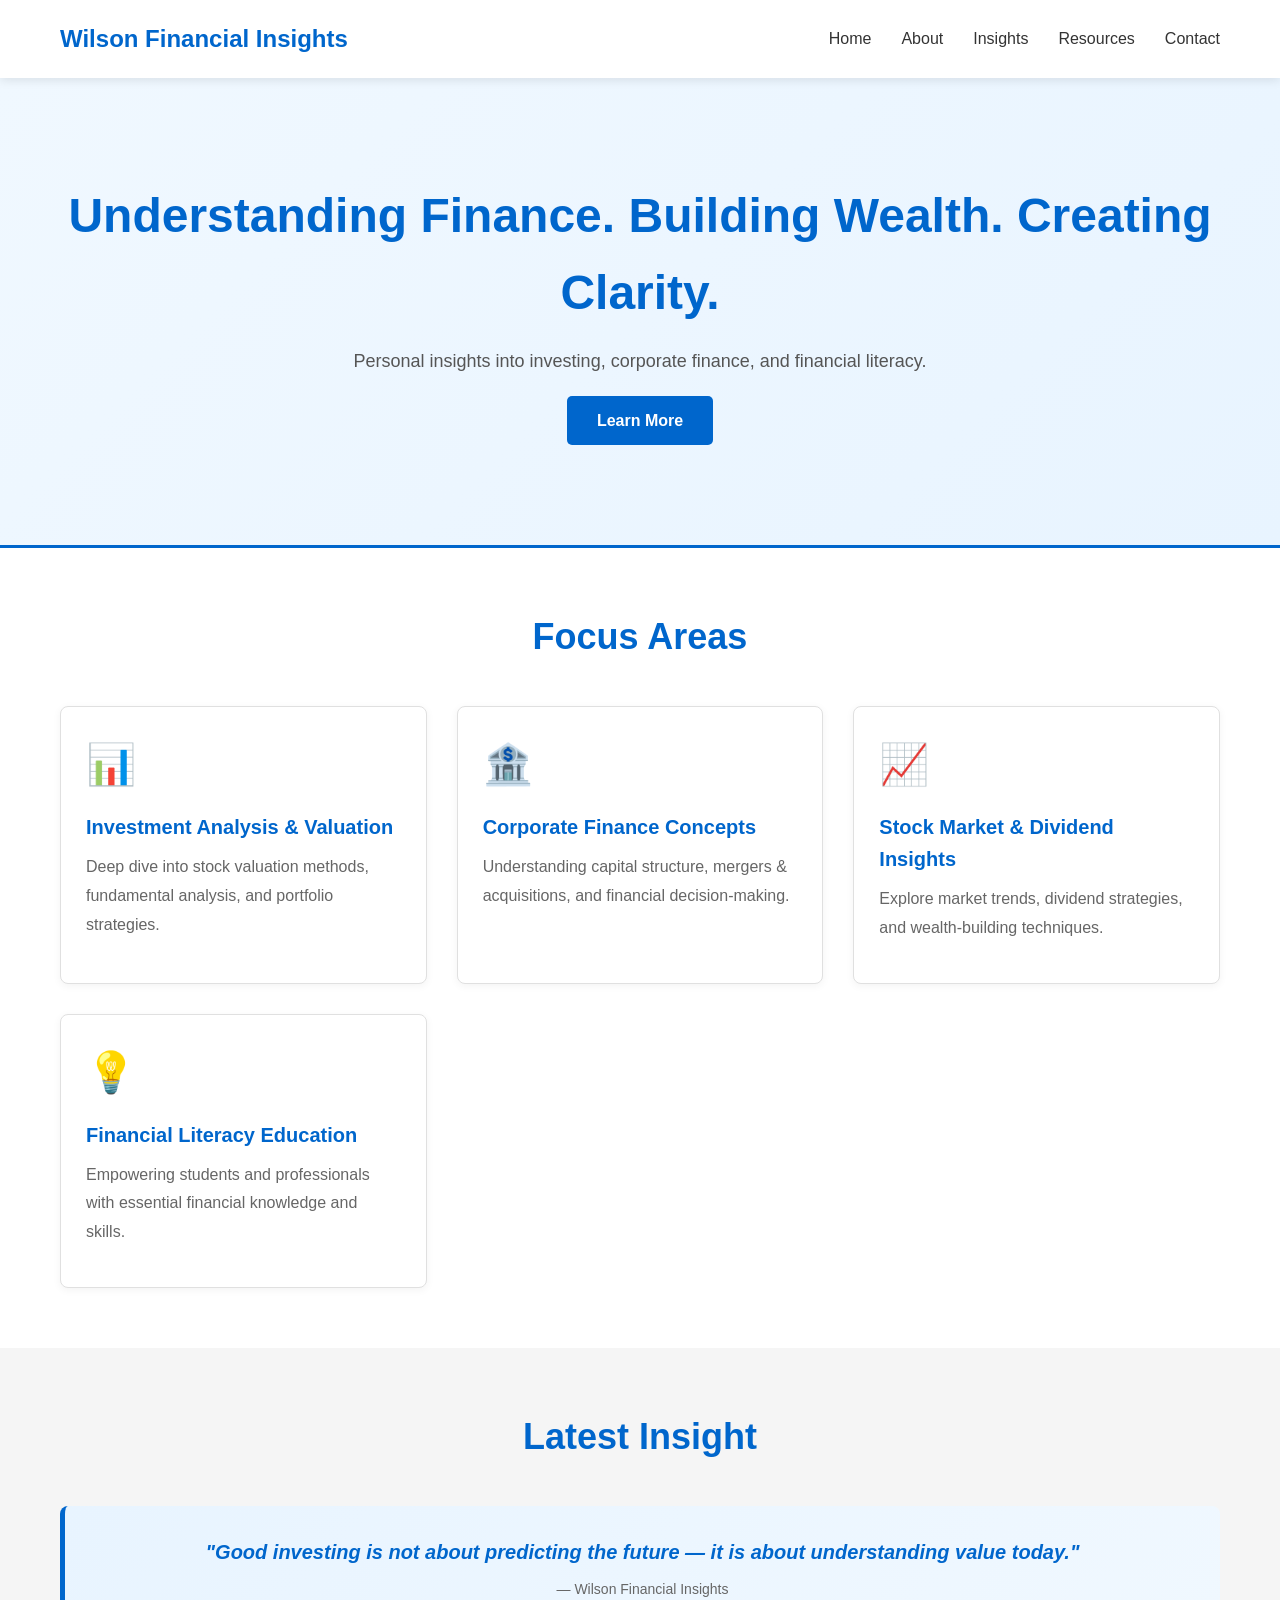
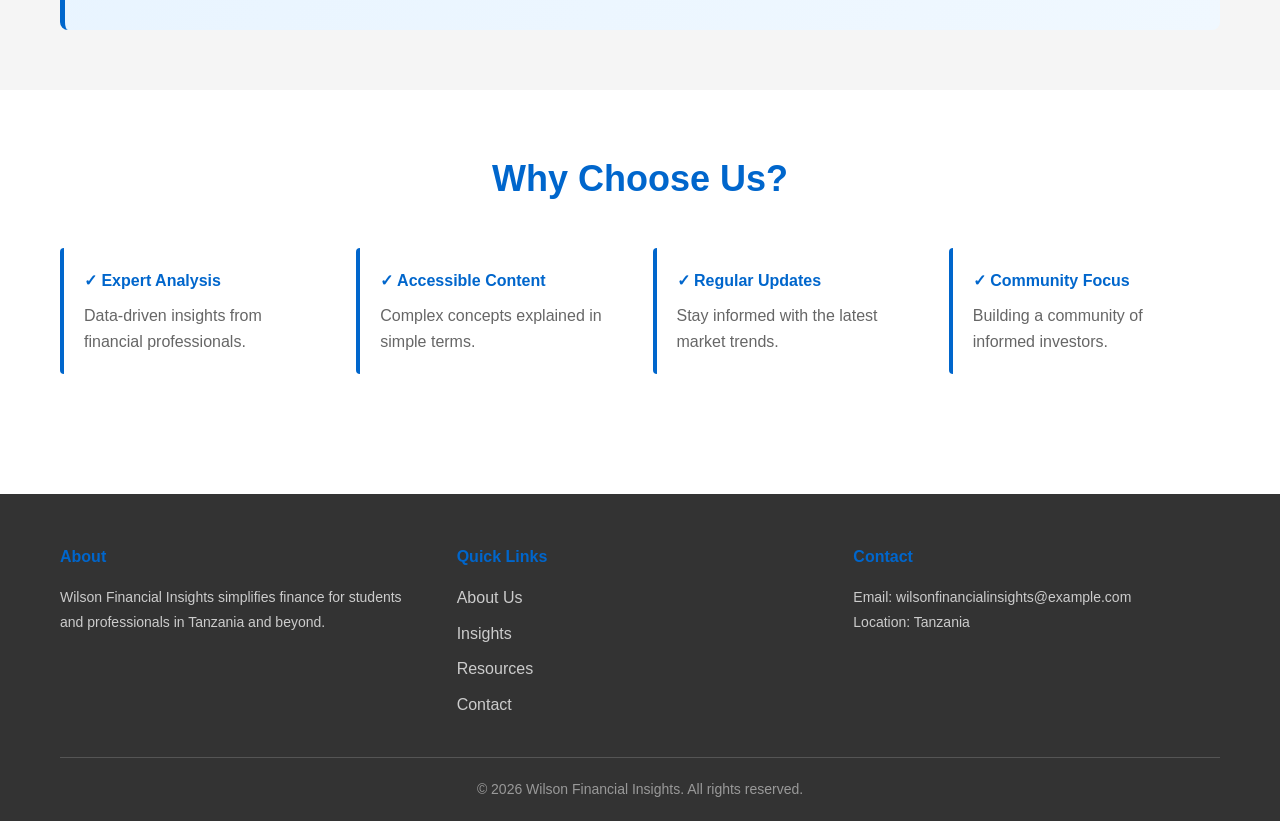
<file: index.html>
<!DOCTYPE html>
<html lang="en">
<head>
  <meta charset="UTF-8">
  <meta name="viewport" content="width=device-width, initial-scale=1.0">
  <title>Wilson Financial Insights</title>
  <link rel="stylesheet" href="styles.css">
</head>

<body>

<header>
  <div class="container">
    <div class="logo">Wilson Financial Insights</div>
    <nav>
      <a href="index.html">Home</a>
      <a href="about.html">About</a>
      <a href="insights.html">Insights</a>
      <a href="resources.html">Resources</a>
      <a href="contact.html">Contact</a>
    </nav>
  </div>
</header>

<section class="hero">
  <div class="container">
    <h1>Understanding Finance. Building Wealth. Creating Clarity.</h1>
    <p>Personal insights into investing, corporate finance, and financial literacy.</p>
    <a href="about.html" class="cta-button">Learn More</a>
  </div>
</section>

<section class="section">
  <div class="container">
    <h2>Focus Areas</h2>
    <div class="cards-grid">
      <div class="card">
        <div class="card-icon">📊</div>
        <h3>Investment Analysis & Valuation</h3>
        <p>Deep dive into stock valuation methods, fundamental analysis, and portfolio strategies.</p>
      </div>
      <div class="card">
        <div class="card-icon">🏦</div>
        <h3>Corporate Finance Concepts</h3>
        <p>Understanding capital structure, mergers & acquisitions, and financial decision-making.</p>
      </div>
      <div class="card">
        <div class="card-icon">📈</div>
        <h3>Stock Market & Dividend Insights</h3>
        <p>Explore market trends, dividend strategies, and wealth-building techniques.</p>
      </div>
      <div class="card">
        <div class="card-icon">💡</div>
        <h3>Financial Literacy Education</h3>
        <p>Empowering students and professionals with essential financial knowledge and skills.</p>
      </div>
    </div>
  </div>
</section>

<section class="section highlight">
  <div class="container">
    <h2>Latest Insight</h2>
    <div class="insight-card">
      <blockquote>"Good investing is not about predicting the future — it is about understanding value today."</blockquote>
      <p class="insight-author">— Wilson Financial Insights</p>
    </div>
  </div>
</section>

<section class="section">
  <div class="container">
    <h2>Why Choose Us?</h2>
    <div class="features-grid">
      <div class="feature">
        <h4>✓ Expert Analysis</h4>
        <p>Data-driven insights from financial professionals.</p>
      </div>
      <div class="feature">
        <h4>✓ Accessible Content</h4>
        <p>Complex concepts explained in simple terms.</p>
      </div>
      <div class="feature">
        <h4>✓ Regular Updates</h4>
        <p>Stay informed with the latest market trends.</p>
      </div>
      <div class="feature">
        <h4>✓ Community Focus</h4>
        <p>Building a community of informed investors.</p>
      </div>
    </div>
  </div>
</section>

<footer>
  <div class="container">
    <div class="footer-content">
      <div class="footer-section">
        <h4>About</h4>
        <p>Wilson Financial Insights simplifies finance for students and professionals in Tanzania and beyond.</p>
      </div>
      <div class="footer-section">
        <h4>Quick Links</h4>
        <ul>
          <li><a href="about.html">About Us</a></li>
          <li><a href="insights.html">Insights</a></li>
          <li><a href="resources.html">Resources</a></li>
          <li><a href="contact.html">Contact</a></li>
        </ul>
      </div>
      <div class="footer-section">
        <h4>Contact</h4>
        <p>Email: wilsonfinancialinsights@example.com</p>
        <p>Location: Tanzania</p>
      </div>
    </div>
    <div class="footer-bottom">
      <p>© 2026 Wilson Financial Insights. All rights reserved.</p>
    </div>
  </div>
</footer>

</body>
</html>
</file>
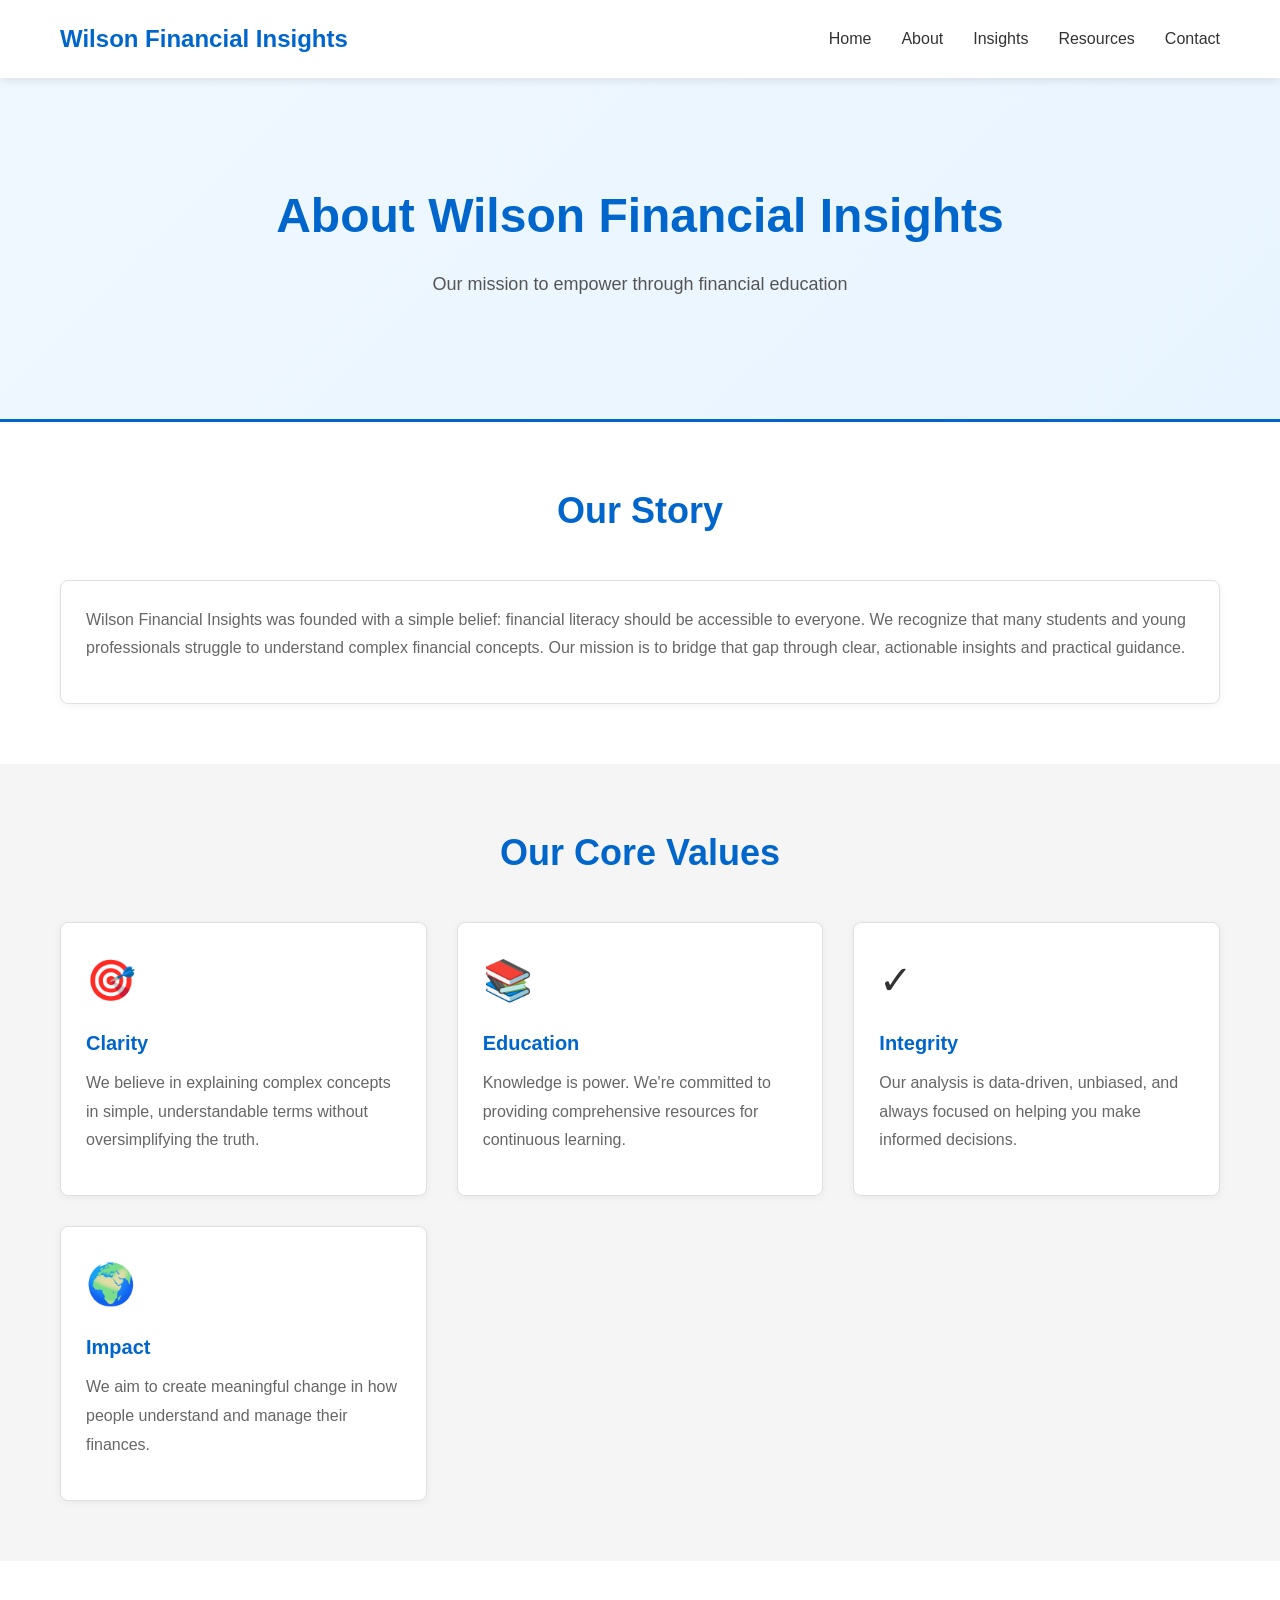
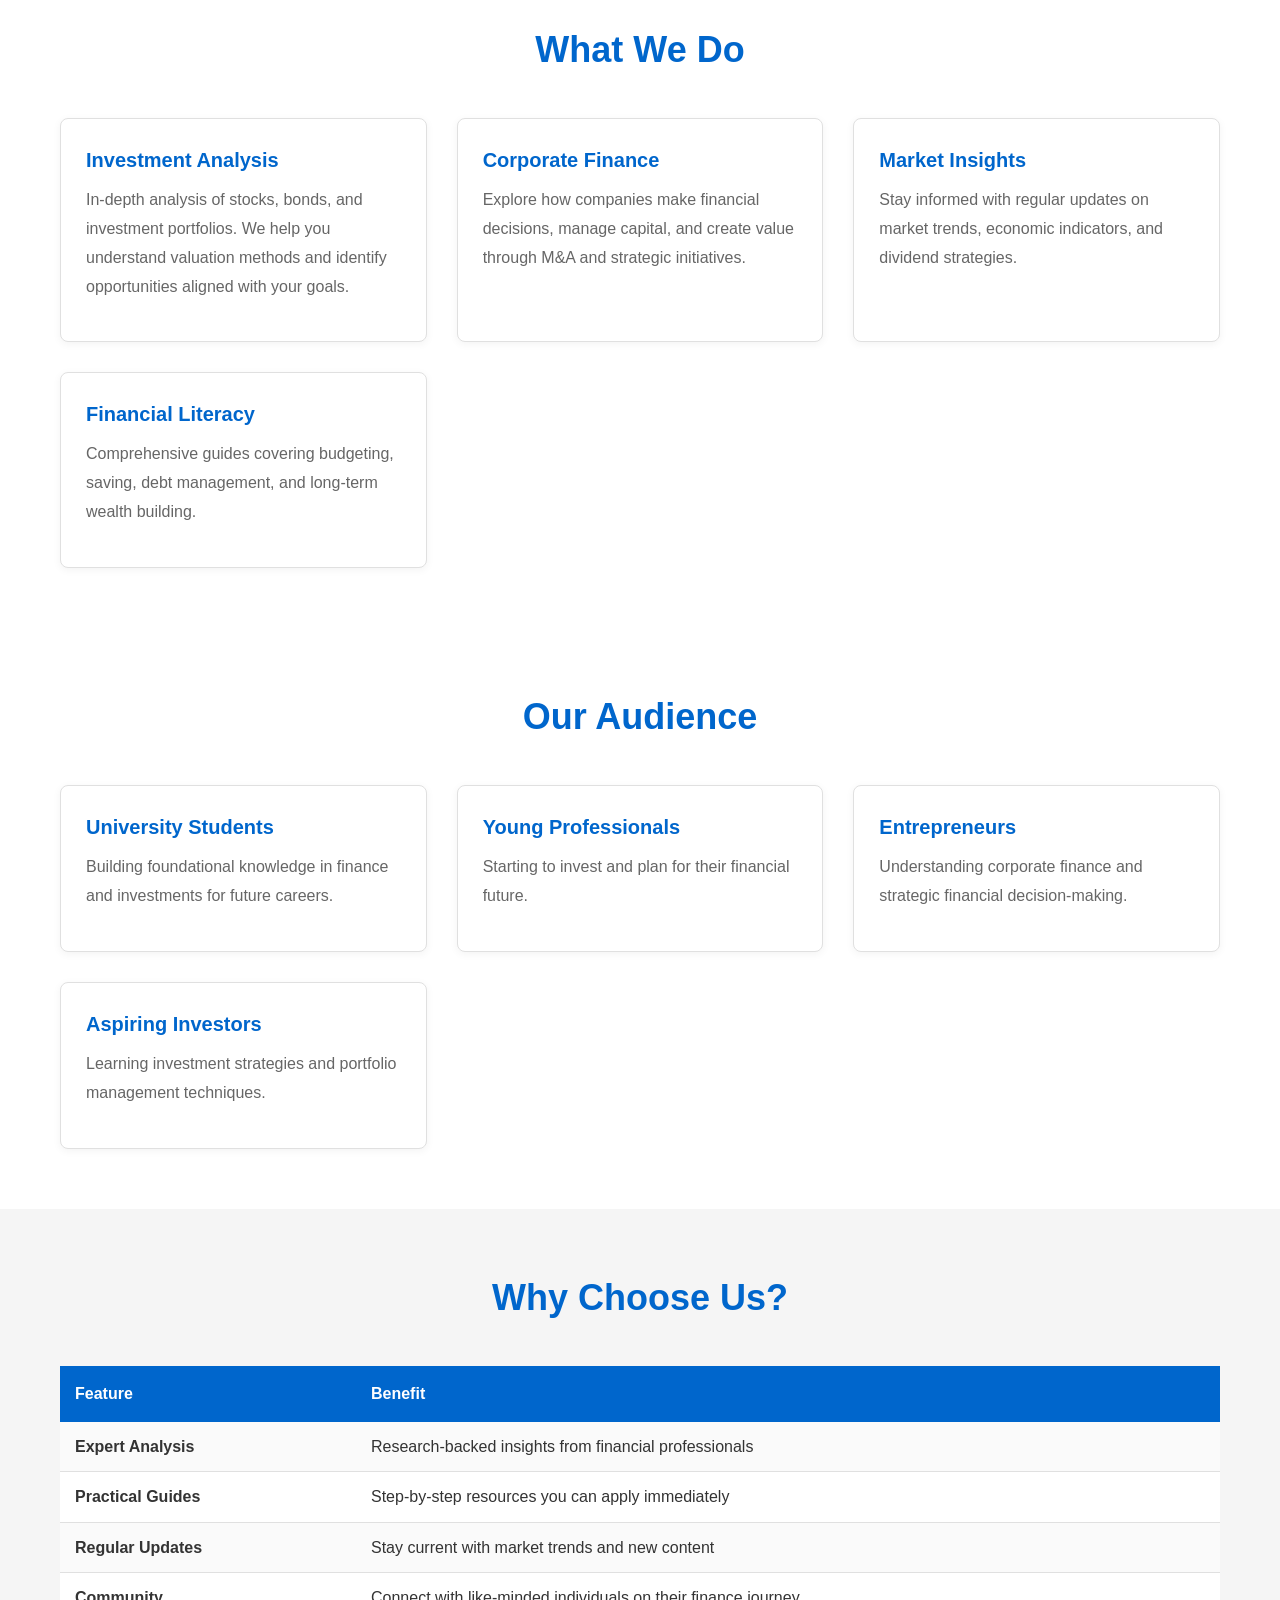
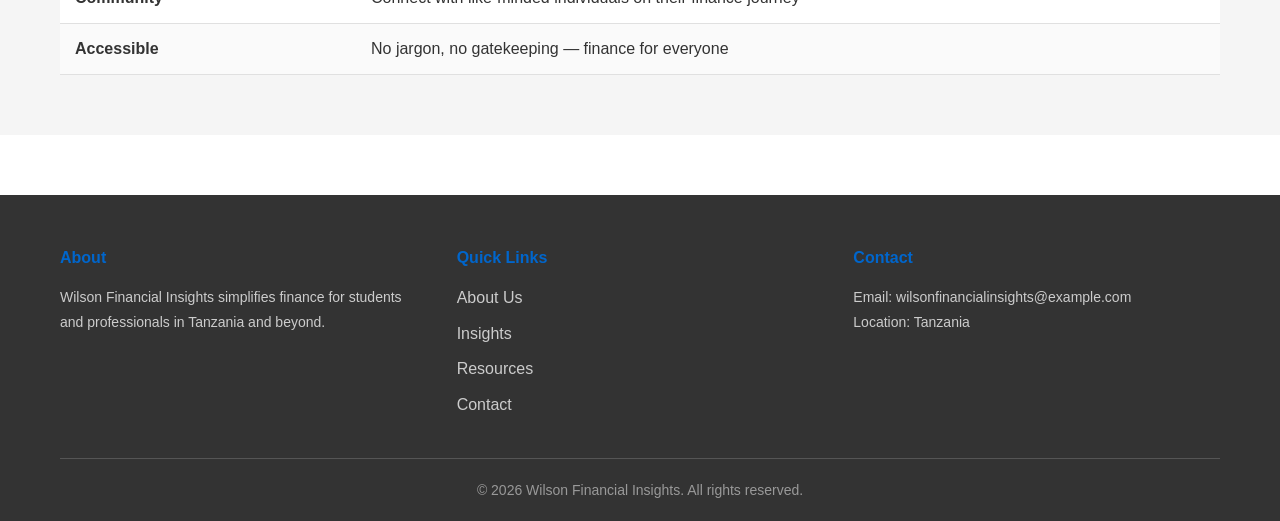
<file: about.html>
<!DOCTYPE html>
<html lang="en">
<head>
  <meta charset="UTF-8">
  <meta name="viewport" content="width=device-width, initial-scale=1.0">
  <title>About Us - Wilson Financial Insights</title>
  <link rel="stylesheet" href="styles.css">
</head>

<body>

<header>
  <div class="container">
    <div class="logo">Wilson Financial Insights</div>
    <nav>
      <a href="index.html">Home</a>
      <a href="about.html">About</a>
      <a href="insights.html">Insights</a>
      <a href="resources.html">Resources</a>
      <a href="contact.html">Contact</a>
    </nav>
  </div>
</header>

<section class="hero">
  <div class="container">
    <h1>About Wilson Financial Insights</h1>
    <p>Our mission to empower through financial education</p>
  </div>
</section>

<section class="section">
  <div class="container">
    <h2>Our Story</h2>
    <div class="card">
      <p>Wilson Financial Insights was founded with a simple belief: financial literacy should be accessible to everyone. We recognize that many students and young professionals struggle to understand complex financial concepts. Our mission is to bridge that gap through clear, actionable insights and practical guidance.</p>
    </div>
  </div>
</section>

<section class="section highlight">
  <div class="container">
    <h2>Our Core Values</h2>
    <div class="cards-grid">
      <div class="card">
        <div class="card-icon">🎯</div>
        <h3>Clarity</h3>
        <p>We believe in explaining complex concepts in simple, understandable terms without oversimplifying the truth.</p>
      </div>
      <div class="card">
        <div class="card-icon">📚</div>
        <h3>Education</h3>
        <p>Knowledge is power. We're committed to providing comprehensive resources for continuous learning.</p>
      </div>
      <div class="card">
        <div class="card-icon">✓</div>
        <h3>Integrity</h3>
        <p>Our analysis is data-driven, unbiased, and always focused on helping you make informed decisions.</p>
      </div>
      <div class="card">
        <div class="card-icon">🌍</div>
        <h3>Impact</h3>
        <p>We aim to create meaningful change in how people understand and manage their finances.</p>
      </div>
    </div>
  </div>
</section>

<section class="section">
  <div class="container">
    <h2>What We Do</h2>
    <div class="cards-grid">
      <div class="card">
        <h3>Investment Analysis</h3>
        <p>In-depth analysis of stocks, bonds, and investment portfolios. We help you understand valuation methods and identify opportunities aligned with your goals.</p>
      </div>
      <div class="card">
        <h3>Corporate Finance</h3>
        <p>Explore how companies make financial decisions, manage capital, and create value through M&A and strategic initiatives.</p>
      </div>
      <div class="card">
        <h3>Market Insights</h3>
        <p>Stay informed with regular updates on market trends, economic indicators, and dividend strategies.</p>
      </div>
      <div class="card">
        <h3>Financial Literacy</h3>
        <p>Comprehensive guides covering budgeting, saving, debt management, and long-term wealth building.</p>
      </div>
    </div>
  </div>
</section>

<section class="section">
  <div class="container">
    <h2>Our Audience</h2>
    <div class="cards-grid">
      <div class="card">
        <h4>University Students</h4>
        <p>Building foundational knowledge in finance and investments for future careers.</p>
      </div>
      <div class="card">
        <h4>Young Professionals</h4>
        <p>Starting to invest and plan for their financial future.</p>
      </div>
      <div class="card">
        <h4>Entrepreneurs</h4>
        <p>Understanding corporate finance and strategic financial decision-making.</p>
      </div>
      <div class="card">
        <h4>Aspiring Investors</h4>
        <p>Learning investment strategies and portfolio management techniques.</p>
      </div>
    </div>
  </div>
</section>

<section class="section highlight">
  <div class="container">
    <h2>Why Choose Us?</h2>
    <table>
      <tr>
        <th>Feature</th>
        <th>Benefit</th>
      </tr>
      <tr>
        <td><strong>Expert Analysis</strong></td>
        <td>Research-backed insights from financial professionals</td>
      </tr>
      <tr>
        <td><strong>Practical Guides</strong></td>
        <td>Step-by-step resources you can apply immediately</td>
      </tr>
      <tr>
        <td><strong>Regular Updates</strong></td>
        <td>Stay current with market trends and new content</td>
      </tr>
      <tr>
        <td><strong>Community</strong></td>
        <td>Connect with like-minded individuals on their finance journey</td>
      </tr>
      <tr>
        <td><strong>Accessible</strong></td>
        <td>No jargon, no gatekeeping — finance for everyone</td>
      </tr>
    </table>
  </div>
</section>

<footer>
  <div class="container">
    <div class="footer-content">
      <div class="footer-section">
        <h4>About</h4>
        <p>Wilson Financial Insights simplifies finance for students and professionals in Tanzania and beyond.</p>
      </div>
      <div class="footer-section">
        <h4>Quick Links</h4>
        <ul>
          <li><a href="about.html">About Us</a></li>
          <li><a href="insights.html">Insights</a></li>
          <li><a href="resources.html">Resources</a></li>
          <li><a href="contact.html">Contact</a></li>
        </ul>
      </div>
      <div class="footer-section">
        <h4>Contact</h4>
        <p>Email: wilsonfinancialinsights@example.com</p>
        <p>Location: Tanzania</p>
      </div>
    </div>
    <div class="footer-bottom">
      <p>© 2026 Wilson Financial Insights. All rights reserved.</p>
    </div>
  </div>
</footer>

</body>
</html>
</file>
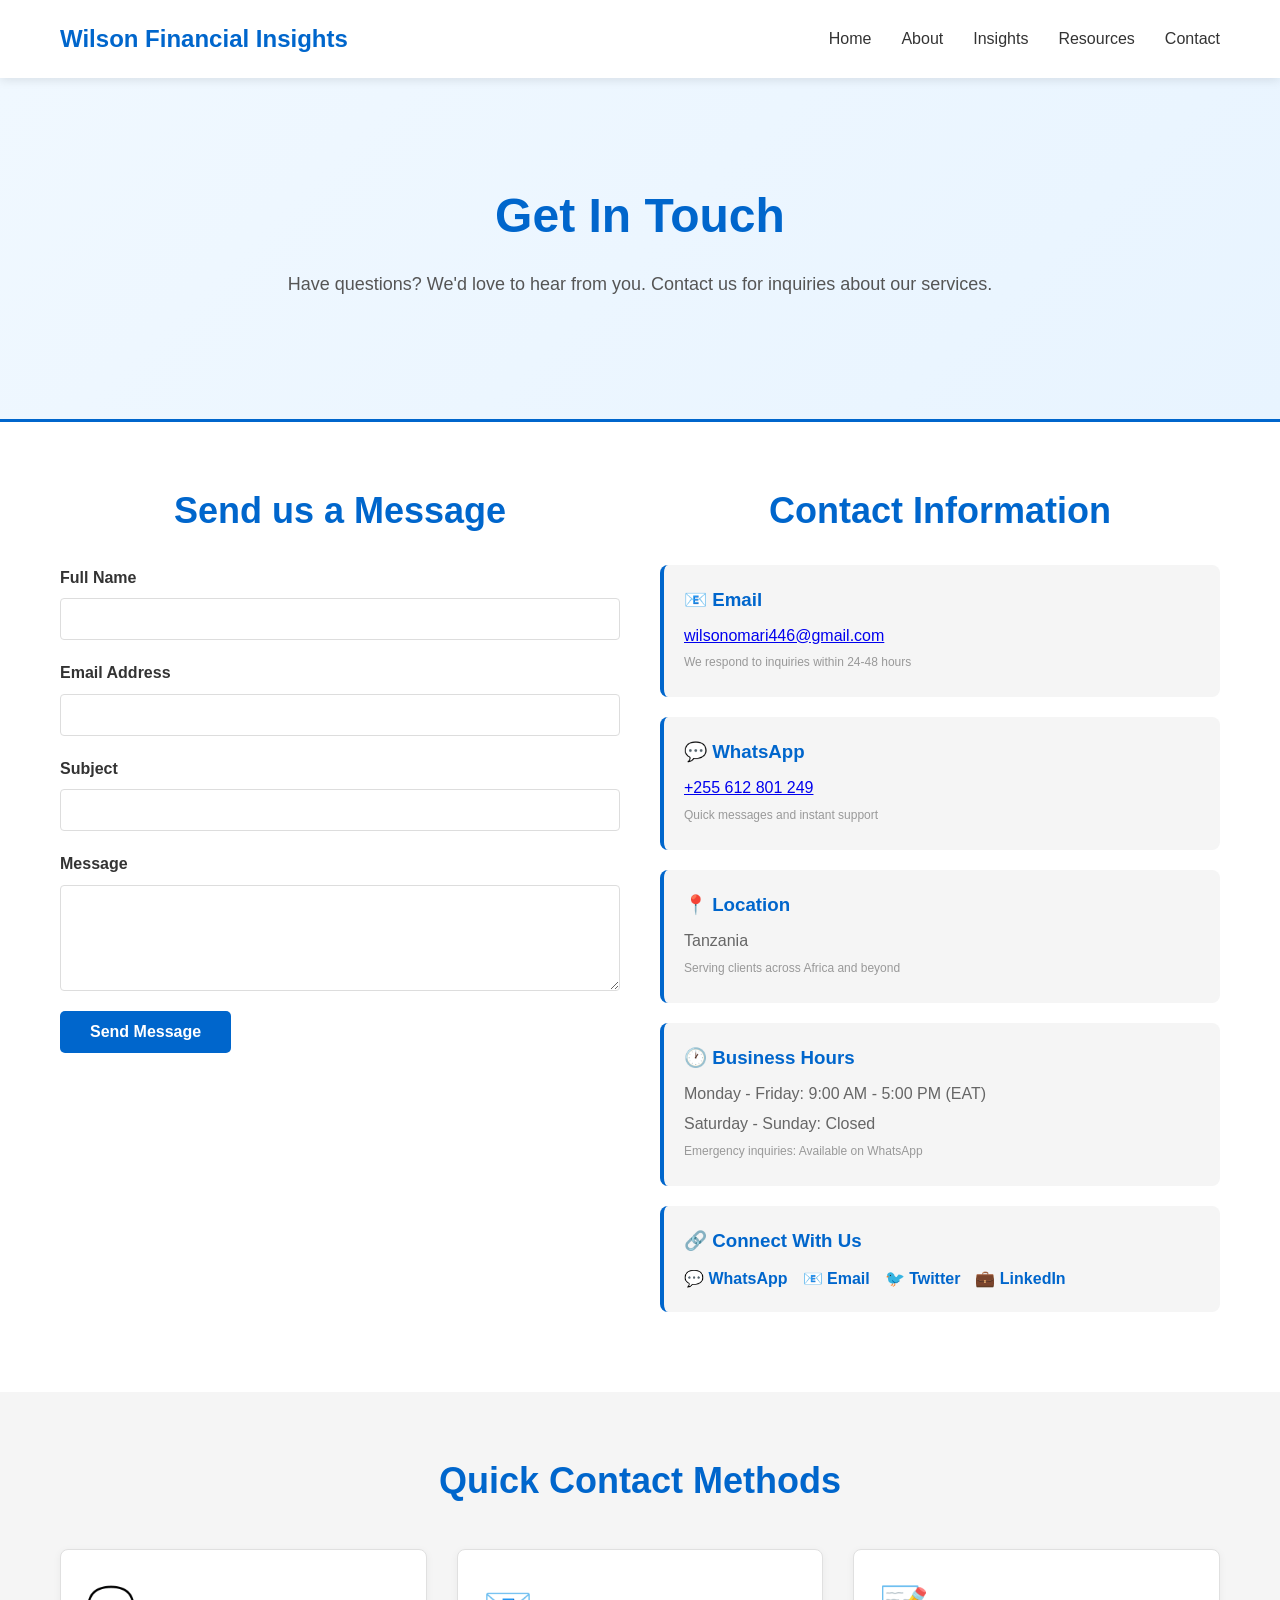
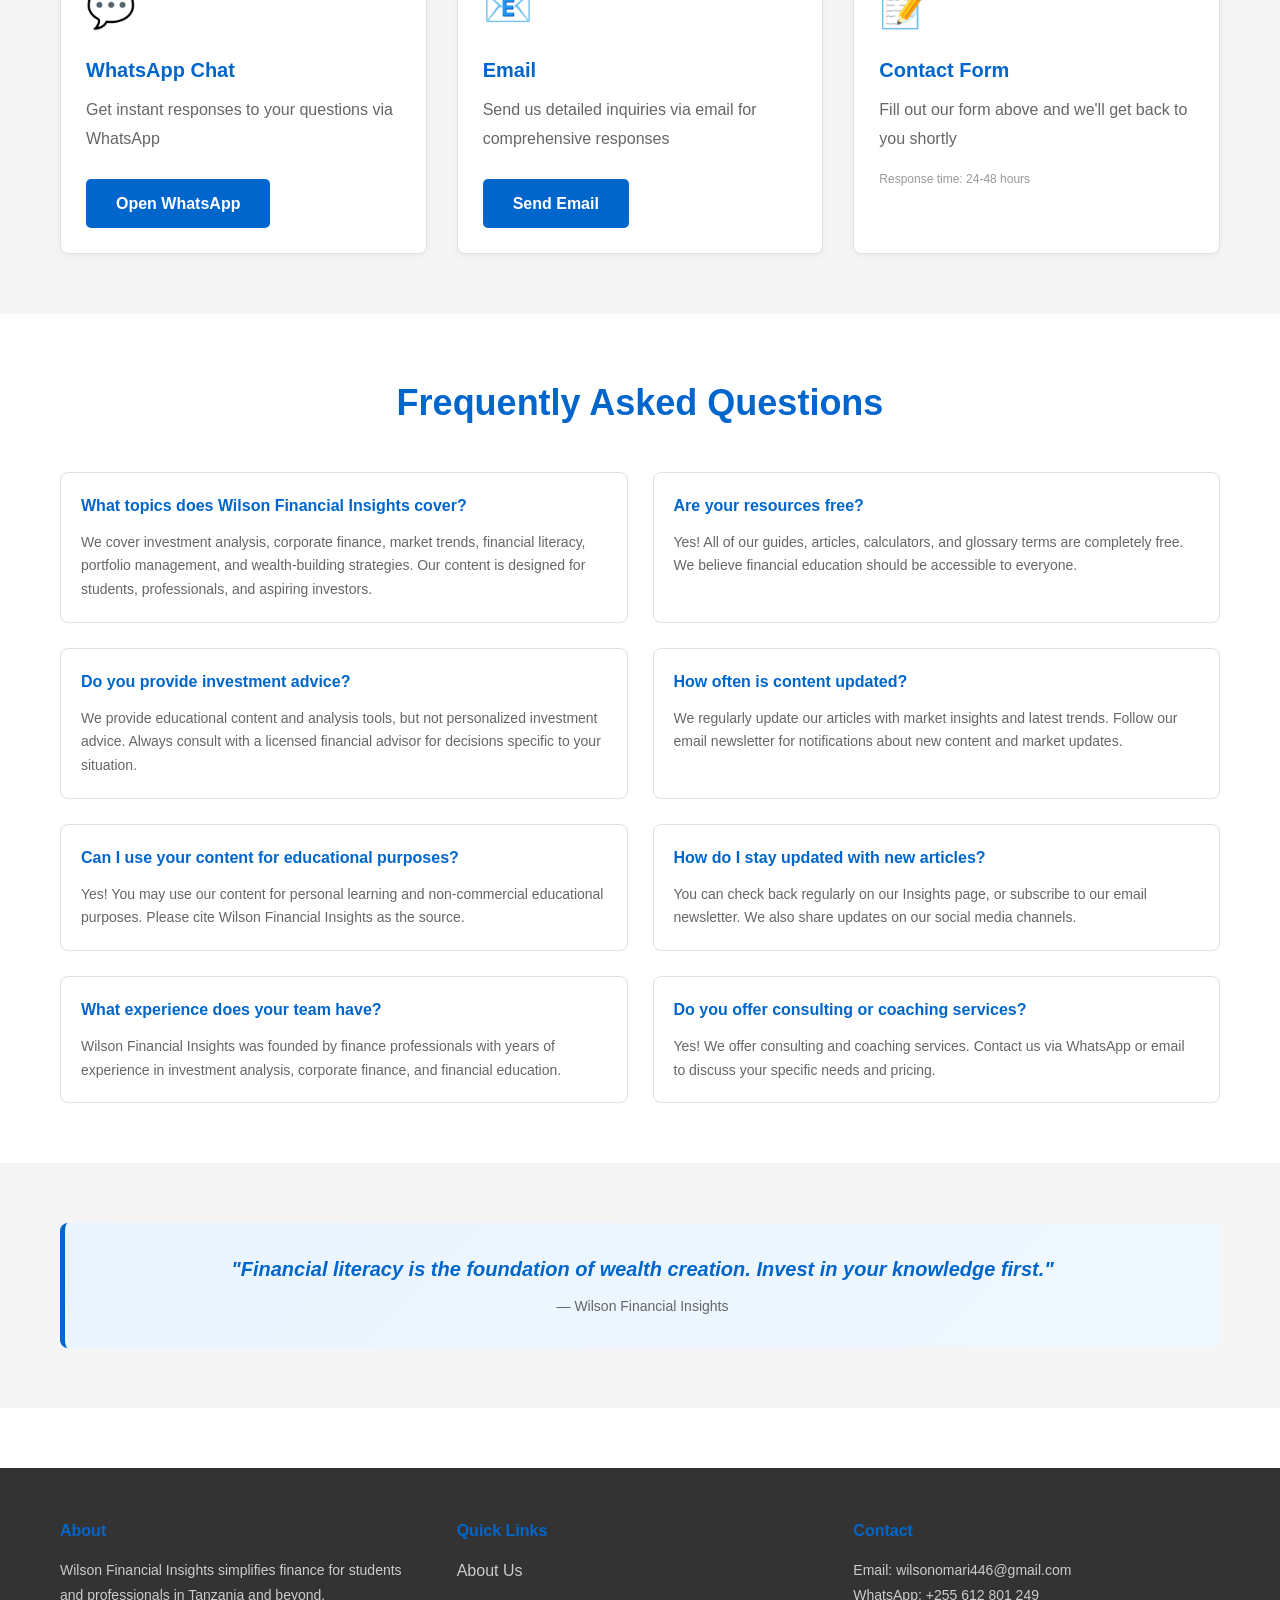
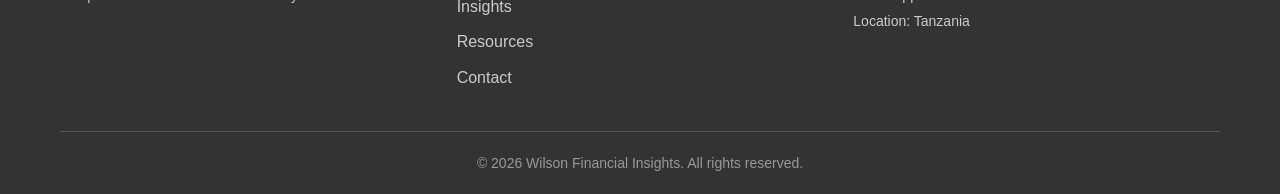
<file: contact.html>
<!DOCTYPE html>
<html lang="en">
<head>
  <meta charset="UTF-8">
  <meta name="viewport" content="width=device-width, initial-scale=1.0">
  <title>Contact Us - Wilson Financial Insights</title>
  <link rel="stylesheet" href="styles.css">
</head>

<body>

<header>
  <div class="container">
    <div class="logo">Wilson Financial Insights</div>
    <nav>
      <a href="index.html">Home</a>
      <a href="about.html">About</a>
      <a href="insights.html">Insights</a>
      <a href="resources.html">Resources</a>
      <a href="contact.html">Contact</a>
    </nav>
  </div>
</header>

<section class="hero">
  <div class="container">
    <h1>Get In Touch</h1>
    <p>Have questions? We'd love to hear from you. Contact us for inquiries about our services.</p>
  </div>
</section>

<section class="section">
  <div class="container">
    <div class="contact-wrapper">
      <div class="contact-form">
        <h2>Send us a Message</h2>
        <form action="https://formspree.io/f/YOUR_FORM_ID" method="POST">
          <div class="form-group">
            <label for="name">Full Name</label>
            <input type="text" id="name" name="name" required>
          </div>
          <div class="form-group">
            <label for="email">Email Address</label>
            <input type="email" id="email" name="email" required>
          </div>
          <div class="form-group">
            <label for="subject">Subject</label>
            <input type="text" id="subject" name="subject" required>
          </div>
          <div class="form-group">
            <label for="message">Message</label>
            <textarea id="message" name="message" rows="5" required></textarea>
          </div>
          <button type="submit" class="button">Send Message</button>
        </form>
      </div>

      <div class="contact-info">
        <h2>Contact Information</h2>
        
        <div class="info-card">
          <h3>📧 Email</h3>
          <p><a href="mailto:wilsonomari446@gmail.com">wilsonomari446@gmail.com</a></p>
          <p class="small">We respond to inquiries within 24-48 hours</p>
        </div>

        <div class="info-card">
          <h3>💬 WhatsApp</h3>
          <p><a href="https://wa.me/255612801249" target="_blank">+255 612 801 249</a></p>
          <p class="small">Quick messages and instant support</p>
        </div>

        <div class="info-card">
          <h3>📍 Location</h3>
          <p>Tanzania</p>
          <p class="small">Serving clients across Africa and beyond</p>
        </div>

        <div class="info-card">
          <h3>🕐 Business Hours</h3>
          <p>Monday - Friday: 9:00 AM - 5:00 PM (EAT)</p>
          <p>Saturday - Sunday: Closed</p>
          <p class="small">Emergency inquiries: Available on WhatsApp</p>
        </div>

        <div class="info-card">
          <h3>🔗 Connect With Us</h3>
          <div class="social-links">
            <a href="https://wa.me/255612801249" target="_blank">💬 WhatsApp</a>
            <a href="mailto:wilsonomari446@gmail.com">📧 Email</a>
            <a href="#">🐦 Twitter</a>
            <a href="#">💼 LinkedIn</a>
          </div>
        </div>
      </div>
    </div>
  </div>
</section>

<section class="section highlight">
  <div class="container">
    <h2>Quick Contact Methods</h2>
    <div class="cards-grid">
      <div class="card">
        <div class="card-icon">💬</div>
        <h3>WhatsApp Chat</h3>
        <p>Get instant responses to your questions via WhatsApp</p>
        <a href="https://wa.me/255612801249" target="_blank" class="button" style="display: inline-block; margin-top: 10px;">Open WhatsApp</a>
      </div>
      <div class="card">
        <div class="card-icon">📧</div>
        <h3>Email</h3>
        <p>Send us detailed inquiries via email for comprehensive responses</p>
        <a href="mailto:wilsonomari446@gmail.com" class="button" style="display: inline-block; margin-top: 10px;">Send Email</a>
      </div>
      <div class="card">
        <div class="card-icon">📝</div>
        <h3>Contact Form</h3>
        <p>Fill out our form above and we'll get back to you shortly</p>
        <p style="font-size: 12px; color: #999; margin-top: 10px;">Response time: 24-48 hours</p>
      </div>
    </div>
  </div>
</section>

<section class="section">
  <div class="container">
    <h2>Frequently Asked Questions</h2>
    <div class="faq">
      <div class="faq-item">
        <h4>What topics does Wilson Financial Insights cover?</h4>
        <p>We cover investment analysis, corporate finance, market trends, financial literacy, portfolio management, and wealth-building strategies. Our content is designed for students, professionals, and aspiring investors.</p>
      </div>

      <div class="faq-item">
        <h4>Are your resources free?</h4>
        <p>Yes! All of our guides, articles, calculators, and glossary terms are completely free. We believe financial education should be accessible to everyone.</p>
      </div>

      <div class="faq-item">
        <h4>Do you provide investment advice?</h4>
        <p>We provide educational content and analysis tools, but not personalized investment advice. Always consult with a licensed financial advisor for decisions specific to your situation.</p>
      </div>

      <div class="faq-item">
        <h4>How often is content updated?</h4>
        <p>We regularly update our articles with market insights and latest trends. Follow our email newsletter for notifications about new content and market updates.</p>
      </div>

      <div class="faq-item">
        <h4>Can I use your content for educational purposes?</h4>
        <p>Yes! You may use our content for personal learning and non-commercial educational purposes. Please cite Wilson Financial Insights as the source.</p>
      </div>

      <div class="faq-item">
        <h4>How do I stay updated with new articles?</h4>
        <p>You can check back regularly on our Insights page, or subscribe to our email newsletter. We also share updates on our social media channels.</p>
      </div>

      <div class="faq-item">
        <h4>What experience does your team have?</h4>
        <p>Wilson Financial Insights was founded by finance professionals with years of experience in investment analysis, corporate finance, and financial education.</p>
      </div>

      <div class="faq-item">
        <h4>Do you offer consulting or coaching services?</h4>
        <p>Yes! We offer consulting and coaching services. Contact us via WhatsApp or email to discuss your specific needs and pricing.</p>
      </div>
    </div>
  </div>
</section>

<section class="section highlight">
  <div class="container">
    <div class="insight-card">
      <blockquote>"Financial literacy is the foundation of wealth creation. Invest in your knowledge first."</blockquote>
      <p class="insight-author">— Wilson Financial Insights</p>
    </div>
  </div>
</section>

<footer>
  <div class="container">
    <div class="footer-content">
      <div class="footer-section">
        <h4>About</h4>
        <p>Wilson Financial Insights simplifies finance for students and professionals in Tanzania and beyond.</p>
      </div>
      <div class="footer-section">
        <h4>Quick Links</h4>
        <ul>
          <li><a href="about.html">About Us</a></li>
          <li><a href="insights.html">Insights</a></li>
          <li><a href="resources.html">Resources</a></li>
          <li><a href="contact.html">Contact</a></li>
        </ul>
      </div>
      <div class="footer-section">
        <h4>Contact</h4>
        <p>Email: <a href="mailto:wilsonomari446@gmail.com">wilsonomari446@gmail.com</a></p>
        <p>WhatsApp: <a href="https://wa.me/255612801249" target="_blank">+255 612 801 249</a></p>
        <p>Location: Tanzania</p>
      </div>
    </div>
    <div class="footer-bottom">
      <p>© 2026 Wilson Financial Insights. All rights reserved.</p>
    </div>
  </div>
</footer>

</body>
</html>
</file>
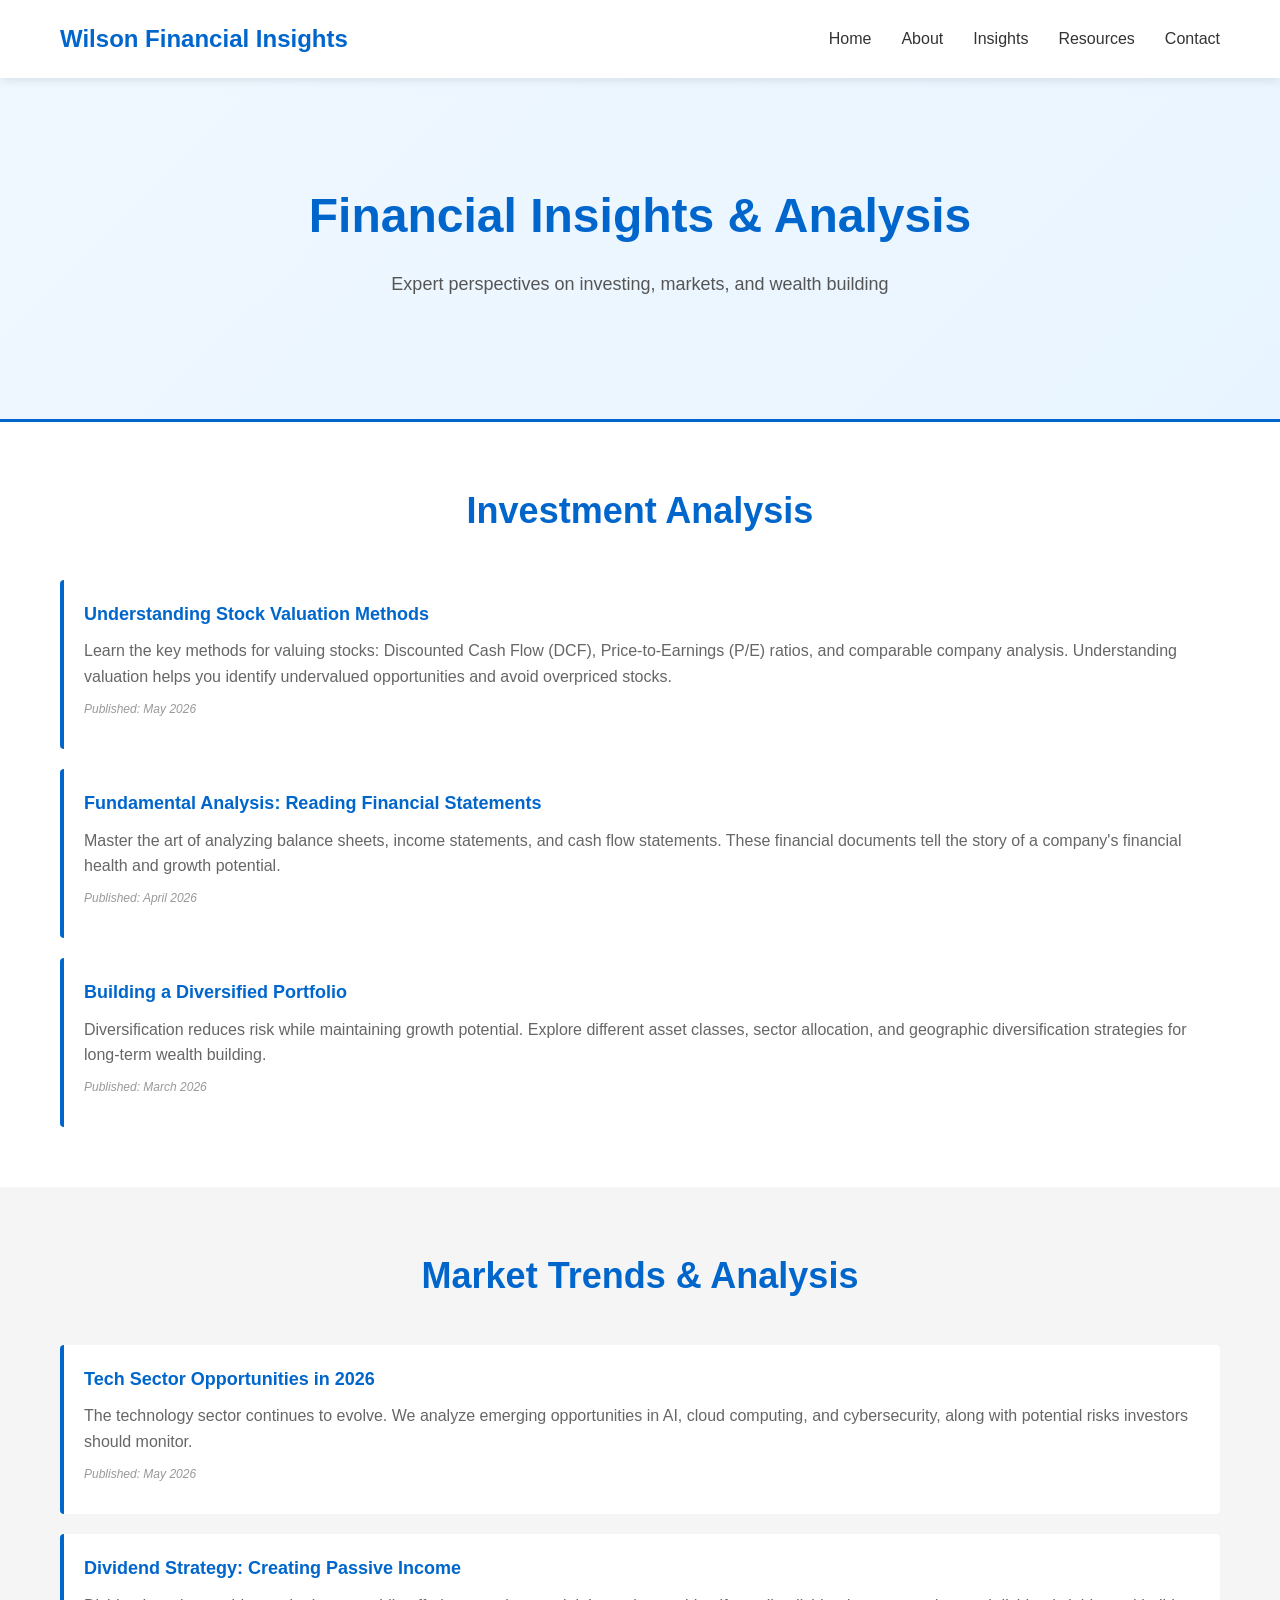
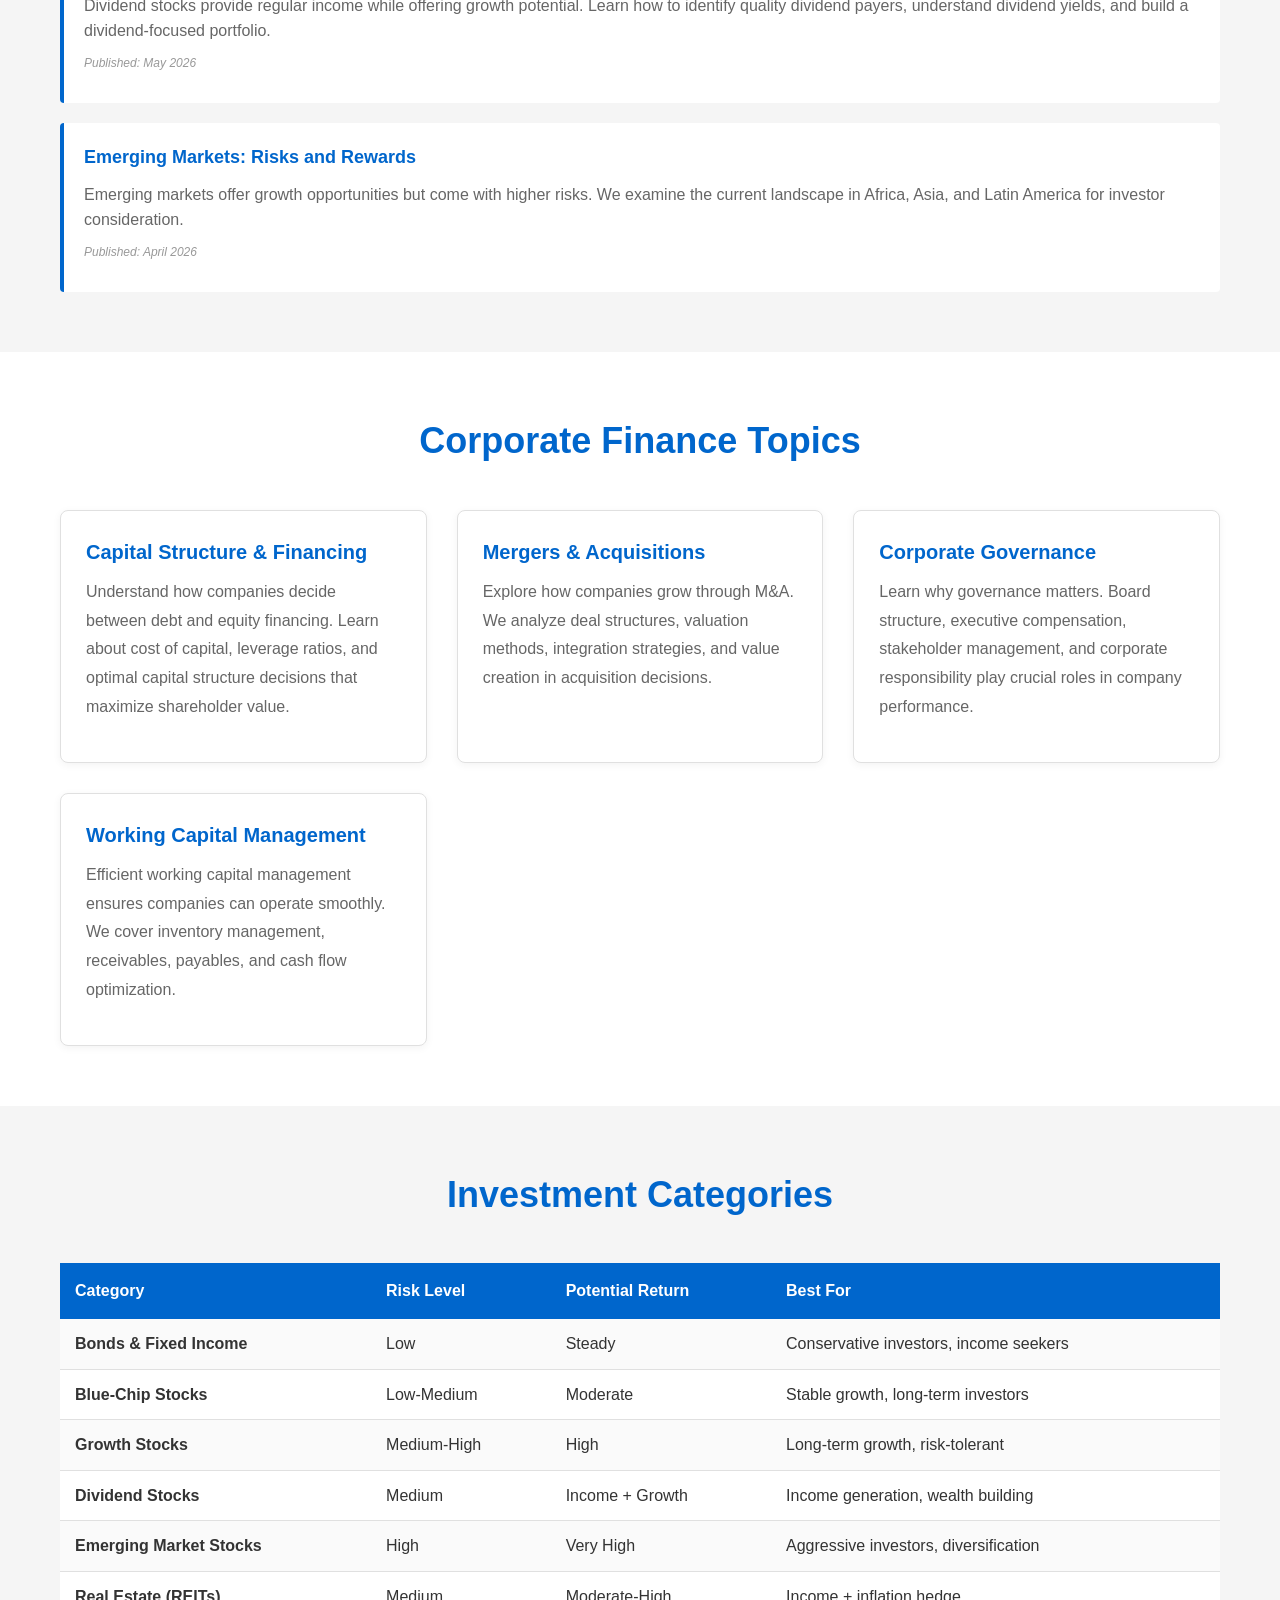
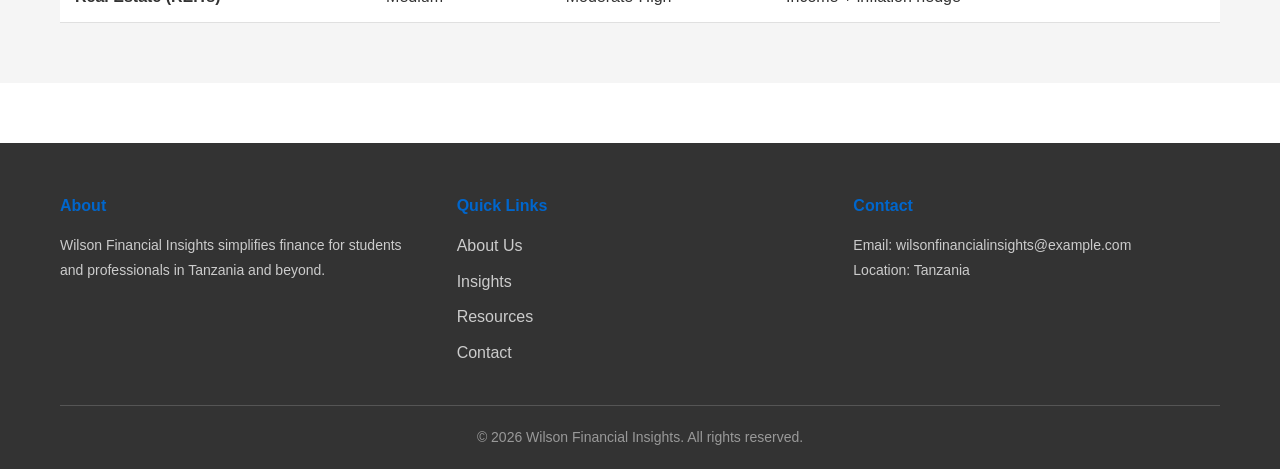
<file: insights.html>
<!DOCTYPE html>
<html lang="en">
<head>
  <meta charset="UTF-8">
  <meta name="viewport" content="width=device-width, initial-scale=1.0">
  <title>Insights - Wilson Financial Insights</title>
  <link rel="stylesheet" href="styles.css">
</head>

<body>

<header>
  <div class="container">
    <div class="logo">Wilson Financial Insights</div>
    <nav>
      <a href="index.html">Home</a>
      <a href="about.html">About</a>
      <a href="insights.html">Insights</a>
      <a href="resources.html">Resources</a>
      <a href="contact.html">Contact</a>
    </nav>
  </div>
</header>

<section class="hero">
  <div class="container">
    <h1>Financial Insights & Analysis</h1>
    <p>Expert perspectives on investing, markets, and wealth building</p>
  </div>
</section>

<section class="section">
  <div class="container">
    <h2>Investment Analysis</h2>
    <div class="article-list">
      <div class="article-item">
        <h4>Understanding Stock Valuation Methods</h4>
        <p>Learn the key methods for valuing stocks: Discounted Cash Flow (DCF), Price-to-Earnings (P/E) ratios, and comparable company analysis. Understanding valuation helps you identify undervalued opportunities and avoid overpriced stocks.</p>
        <p class="date">Published: May 2026</p>
      </div>
      <div class="article-item">
        <h4>Fundamental Analysis: Reading Financial Statements</h4>
        <p>Master the art of analyzing balance sheets, income statements, and cash flow statements. These financial documents tell the story of a company's financial health and growth potential.</p>
        <p class="date">Published: April 2026</p>
      </div>
      <div class="article-item">
        <h4>Building a Diversified Portfolio</h4>
        <p>Diversification reduces risk while maintaining growth potential. Explore different asset classes, sector allocation, and geographic diversification strategies for long-term wealth building.</p>
        <p class="date">Published: March 2026</p>
      </div>
    </div>
  </div>
</section>

<section class="section highlight">
  <div class="container">
    <h2>Market Trends & Analysis</h2>
    <div class="article-list">
      <div class="article-item">
        <h4>Tech Sector Opportunities in 2026</h4>
        <p>The technology sector continues to evolve. We analyze emerging opportunities in AI, cloud computing, and cybersecurity, along with potential risks investors should monitor.</p>
        <p class="date">Published: May 2026</p>
      </div>
      <div class="article-item">
        <h4>Dividend Strategy: Creating Passive Income</h4>
        <p>Dividend stocks provide regular income while offering growth potential. Learn how to identify quality dividend payers, understand dividend yields, and build a dividend-focused portfolio.</p>
        <p class="date">Published: May 2026</p>
      </div>
      <div class="article-item">
        <h4>Emerging Markets: Risks and Rewards</h4>
        <p>Emerging markets offer growth opportunities but come with higher risks. We examine the current landscape in Africa, Asia, and Latin America for investor consideration.</p>
        <p class="date">Published: April 2026</p>
      </div>
    </div>
  </div>
</section>

<section class="section">
  <div class="container">
    <h2>Corporate Finance Topics</h2>
    <div class="cards-grid">
      <div class="card">
        <h3>Capital Structure & Financing</h3>
        <p>Understand how companies decide between debt and equity financing. Learn about cost of capital, leverage ratios, and optimal capital structure decisions that maximize shareholder value.</p>
      </div>
      <div class="card">
        <h3>Mergers & Acquisitions</h3>
        <p>Explore how companies grow through M&A. We analyze deal structures, valuation methods, integration strategies, and value creation in acquisition decisions.</p>
      </div>
      <div class="card">
        <h3>Corporate Governance</h3>
        <p>Learn why governance matters. Board structure, executive compensation, stakeholder management, and corporate responsibility play crucial roles in company performance.</p>
      </div>
      <div class="card">
        <h3>Working Capital Management</h3>
        <p>Efficient working capital management ensures companies can operate smoothly. We cover inventory management, receivables, payables, and cash flow optimization.</p>
      </div>
    </div>
  </div>
</section>

<section class="section highlight">
  <div class="container">
    <h2>Investment Categories</h2>
    <table>
      <tr>
        <th>Category</th>
        <th>Risk Level</th>
        <th>Potential Return</th>
        <th>Best For</th>
      </tr>
      <tr>
        <td><strong>Bonds & Fixed Income</strong></td>
        <td>Low</td>
        <td>Steady</td>
        <td>Conservative investors, income seekers</td>
      </tr>
      <tr>
        <td><strong>Blue-Chip Stocks</strong></td>
        <td>Low-Medium</td>
        <td>Moderate</td>
        <td>Stable growth, long-term investors</td>
      </tr>
      <tr>
        <td><strong>Growth Stocks</strong></td>
        <td>Medium-High</td>
        <td>High</td>
        <td>Long-term growth, risk-tolerant</td>
      </tr>
      <tr>
        <td><strong>Dividend Stocks</strong></td>
        <td>Medium</td>
        <td>Income + Growth</td>
        <td>Income generation, wealth building</td>
      </tr>
      <tr>
        <td><strong>Emerging Market Stocks</strong></td>
        <td>High</td>
        <td>Very High</td>
        <td>Aggressive investors, diversification</td>
      </tr>
      <tr>
        <td><strong>Real Estate (REITs)</strong></td>
        <td>Medium</td>
        <td>Moderate-High</td>
        <td>Income + inflation hedge</td>
      </tr>
    </table>
  </div>
</section>

<footer>
  <div class="container">
    <div class="footer-content">
      <div class="footer-section">
        <h4>About</h4>
        <p>Wilson Financial Insights simplifies finance for students and professionals in Tanzania and beyond.</p>
      </div>
      <div class="footer-section">
        <h4>Quick Links</h4>
        <ul>
          <li><a href="about.html">About Us</a></li>
          <li><a href="insights.html">Insights</a></li>
          <li><a href="resources.html">Resources</a></li>
          <li><a href="contact.html">Contact</a></li>
        </ul>
      </div>
      <div class="footer-section">
        <h4>Contact</h4>
        <p>Email: wilsonfinancialinsights@example.com</p>
        <p>Location: Tanzania</p>
      </div>
    </div>
    <div class="footer-bottom">
      <p>© 2026 Wilson Financial Insights. All rights reserved.</p>
    </div>
  </div>
</footer>

</body>
</html>
</file>
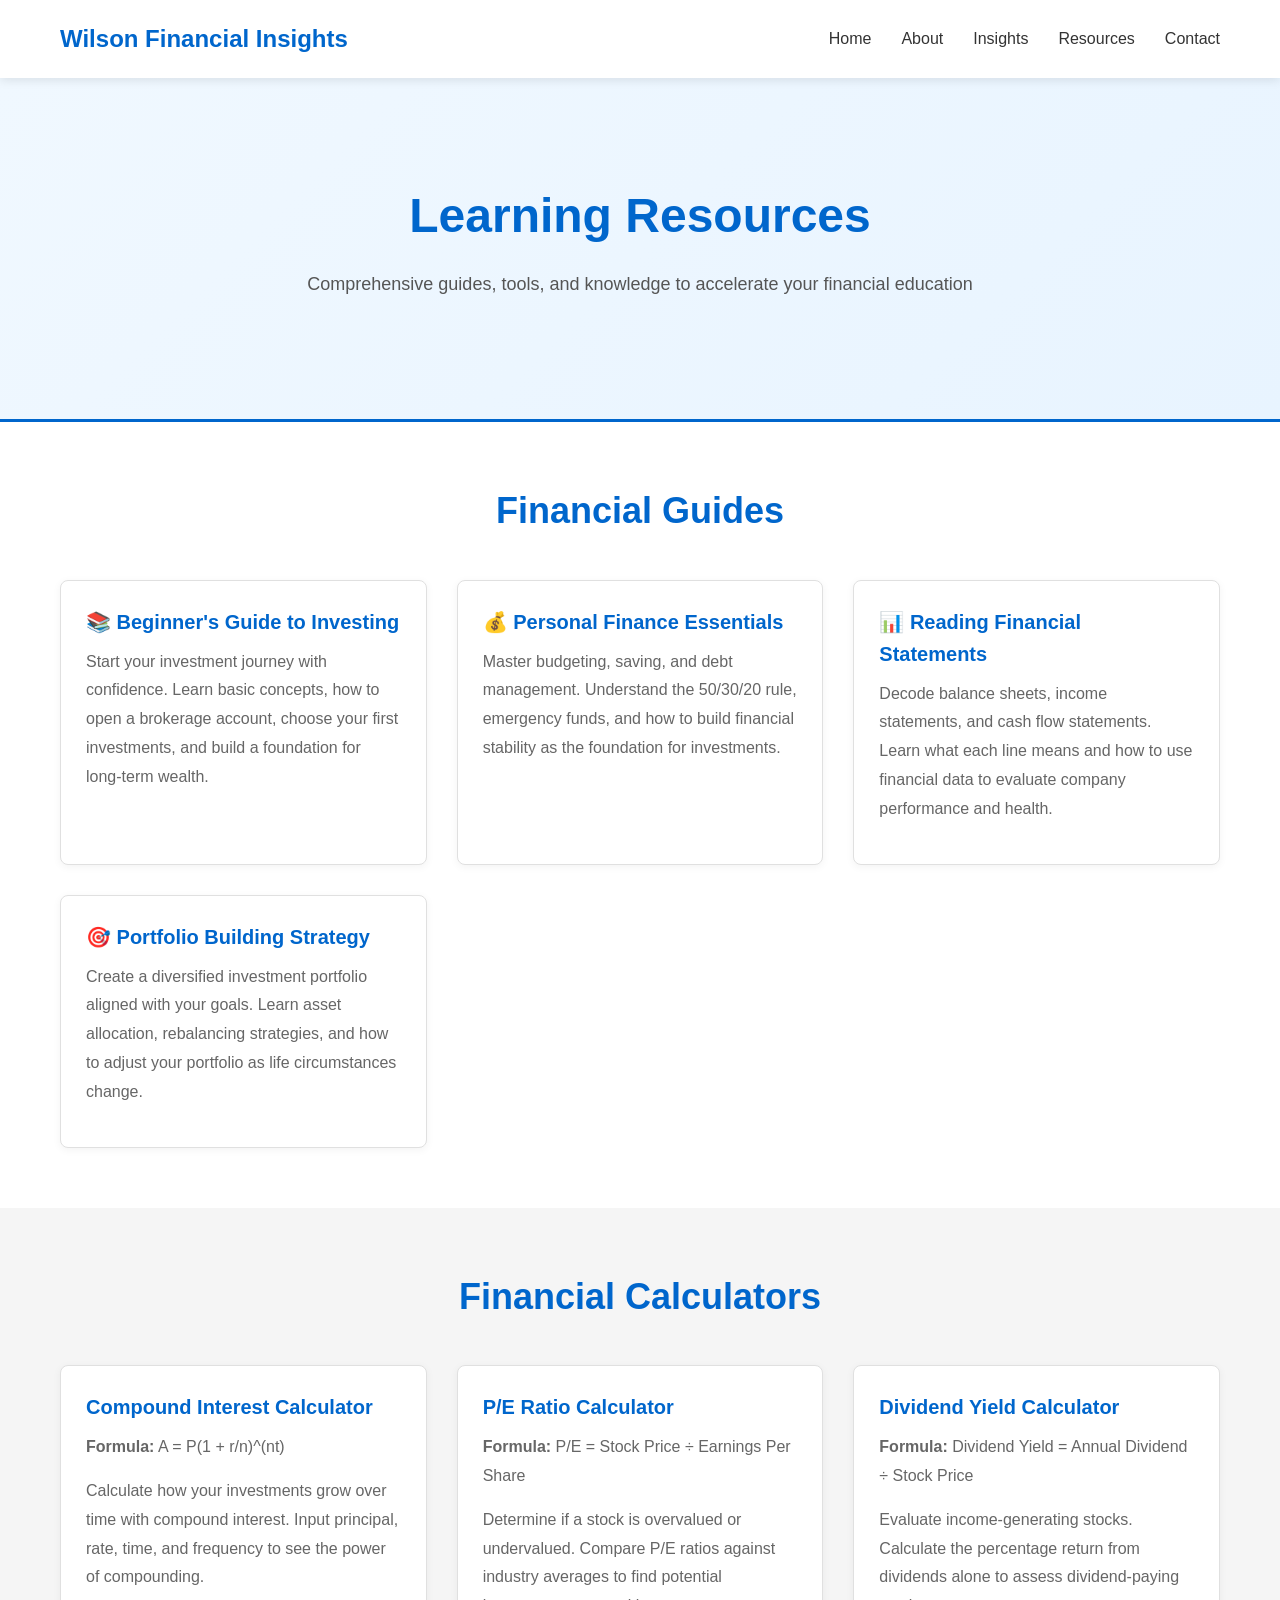
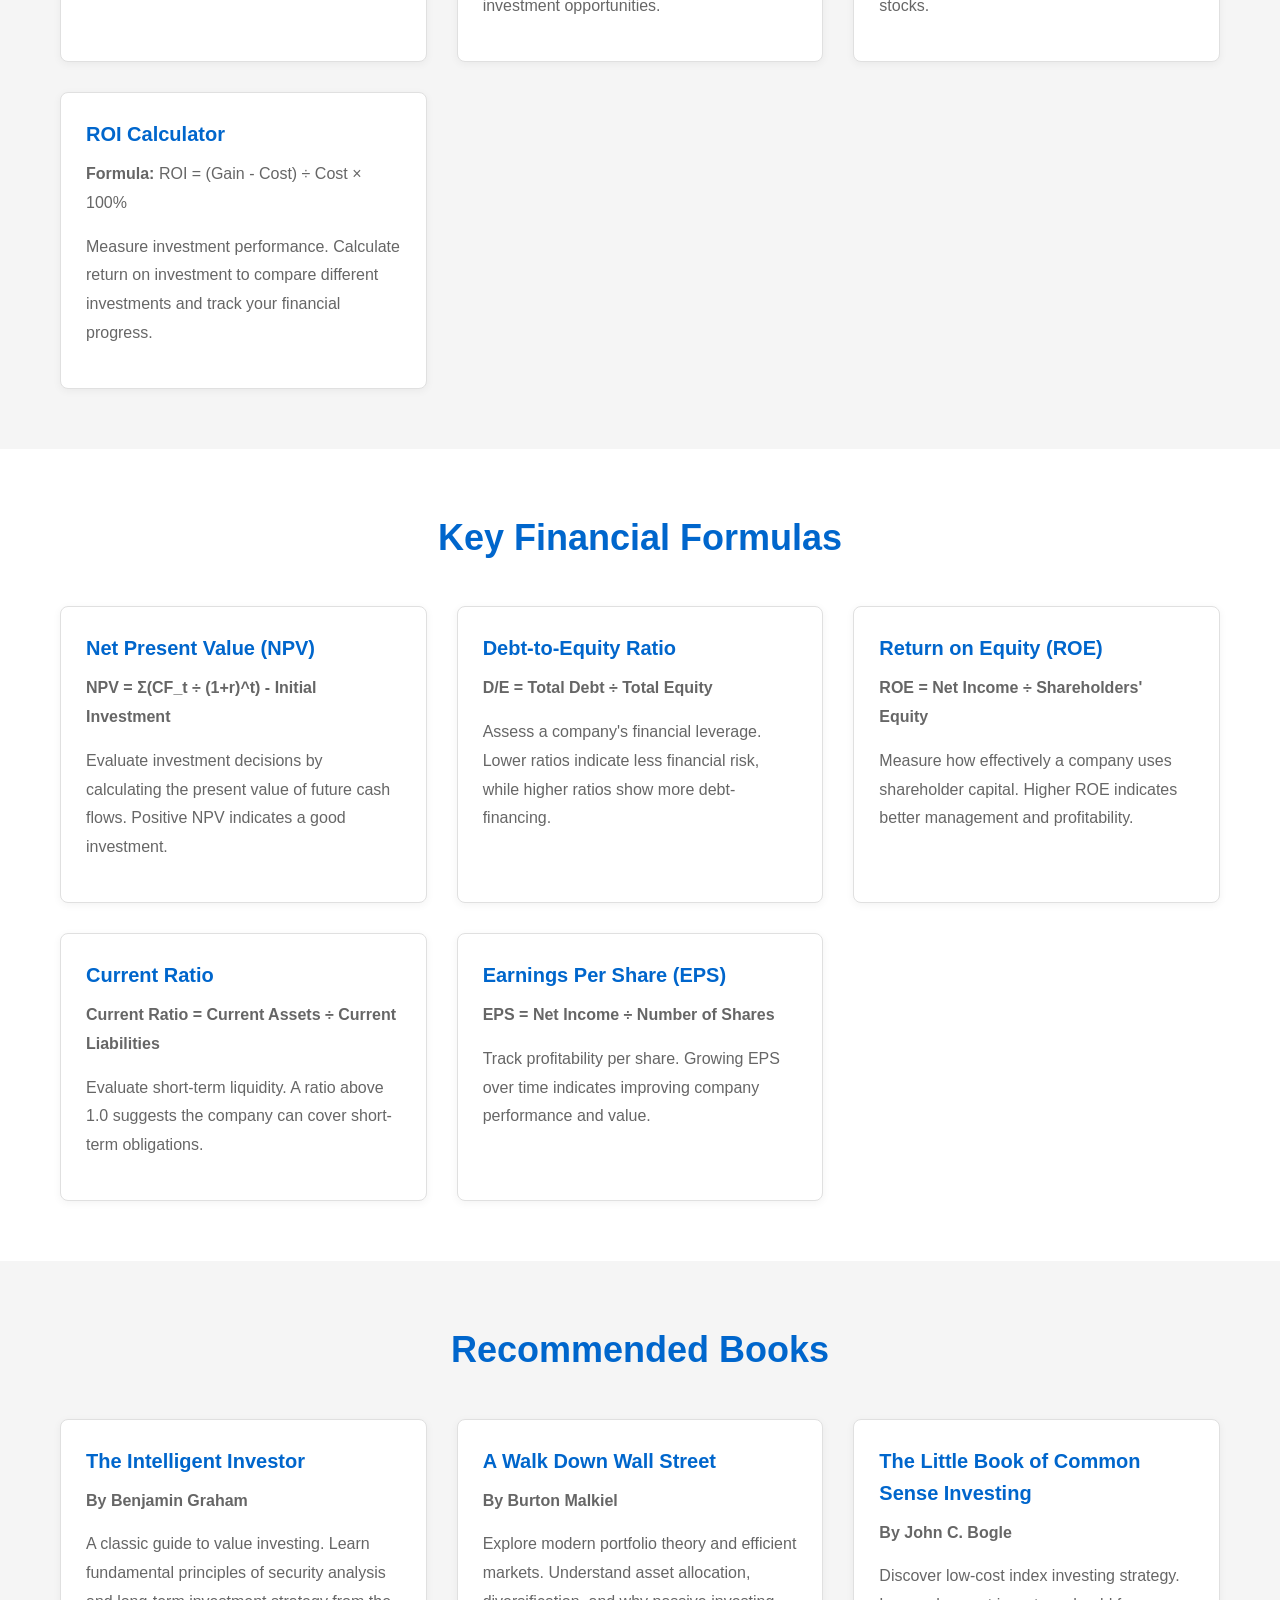
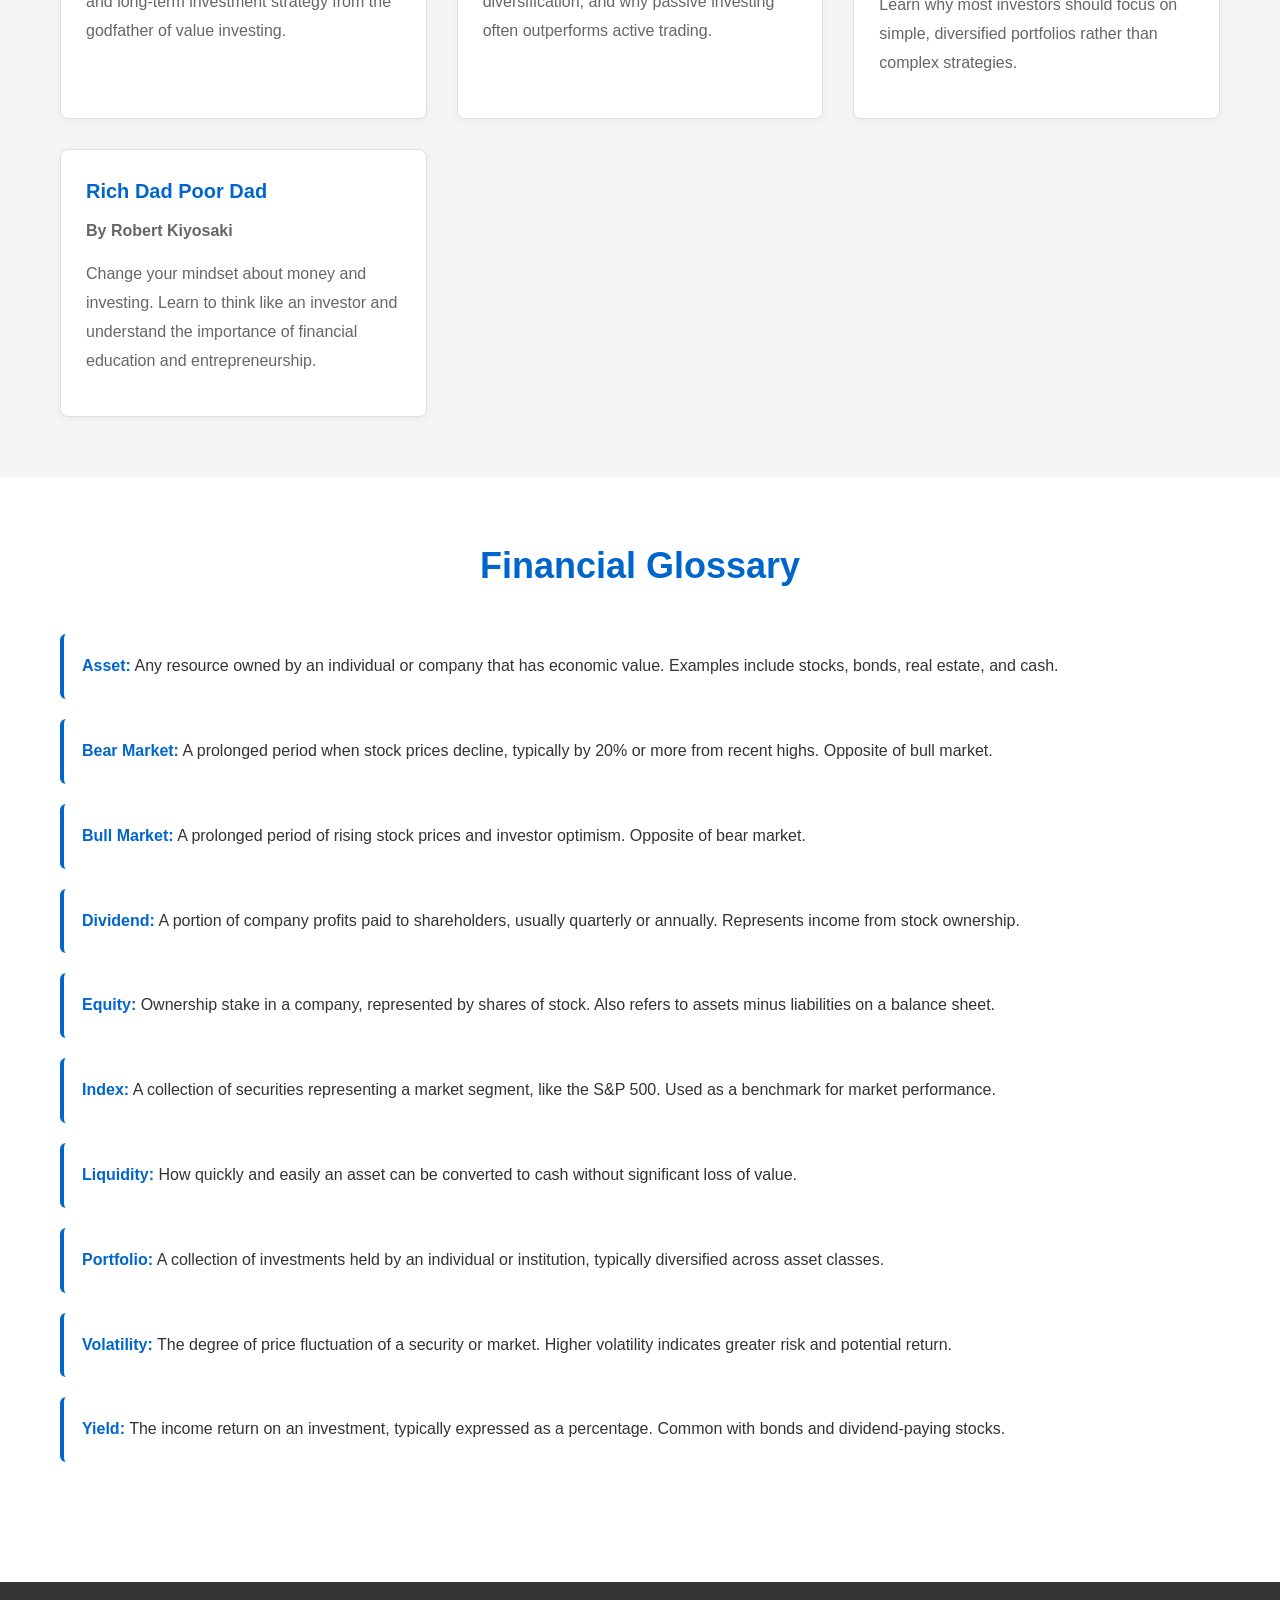
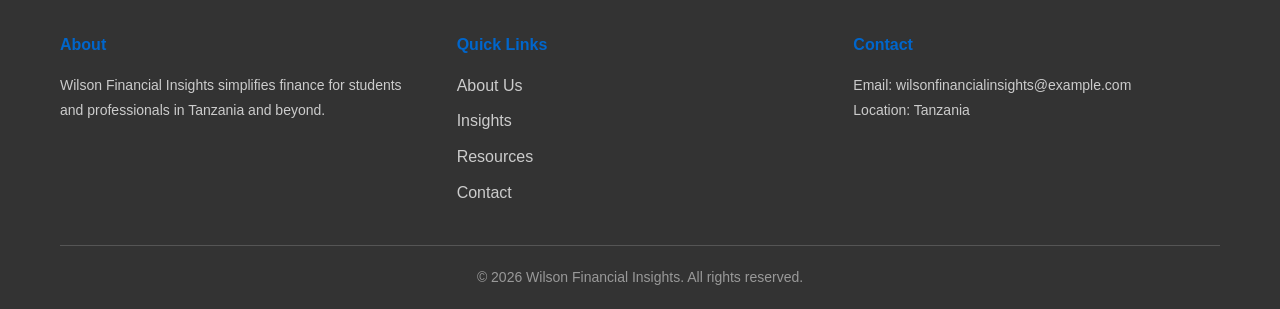
<file: resources.html>
<!DOCTYPE html>
<html lang="en">
<head>
  <meta charset="UTF-8">
  <meta name="viewport" content="width=device-width, initial-scale=1.0">
  <title>Resources - Wilson Financial Insights</title>
  <link rel="stylesheet" href="styles.css">
</head>

<body>

<header>
  <div class="container">
    <div class="logo">Wilson Financial Insights</div>
    <nav>
      <a href="index.html">Home</a>
      <a href="about.html">About</a>
      <a href="insights.html">Insights</a>
      <a href="resources.html">Resources</a>
      <a href="contact.html">Contact</a>
    </nav>
  </div>
</header>

<section class="hero">
  <div class="container">
    <h1>Learning Resources</h1>
    <p>Comprehensive guides, tools, and knowledge to accelerate your financial education</p>
  </div>
</section>

<section class="section">
  <div class="container">
    <h2>Financial Guides</h2>
    <div class="cards-grid">
      <div class="card">
        <h3>📚 Beginner's Guide to Investing</h3>
        <p>Start your investment journey with confidence. Learn basic concepts, how to open a brokerage account, choose your first investments, and build a foundation for long-term wealth.</p>
      </div>
      <div class="card">
        <h3>💰 Personal Finance Essentials</h3>
        <p>Master budgeting, saving, and debt management. Understand the 50/30/20 rule, emergency funds, and how to build financial stability as the foundation for investments.</p>
      </div>
      <div class="card">
        <h3>📊 Reading Financial Statements</h3>
        <p>Decode balance sheets, income statements, and cash flow statements. Learn what each line means and how to use financial data to evaluate company performance and health.</p>
      </div>
      <div class="card">
        <h3>🎯 Portfolio Building Strategy</h3>
        <p>Create a diversified investment portfolio aligned with your goals. Learn asset allocation, rebalancing strategies, and how to adjust your portfolio as life circumstances change.</p>
      </div>
    </div>
  </div>
</section>

<section class="section highlight">
  <div class="container">
    <h2>Financial Calculators</h2>
    <div class="cards-grid">
      <div class="card">
        <h3>Compound Interest Calculator</h3>
        <p><strong>Formula:</strong> A = P(1 + r/n)^(nt)</p>
        <p>Calculate how your investments grow over time with compound interest. Input principal, rate, time, and frequency to see the power of compounding.</p>
      </div>
      <div class="card">
        <h3>P/E Ratio Calculator</h3>
        <p><strong>Formula:</strong> P/E = Stock Price ÷ Earnings Per Share</p>
        <p>Determine if a stock is overvalued or undervalued. Compare P/E ratios against industry averages to find potential investment opportunities.</p>
      </div>
      <div class="card">
        <h3>Dividend Yield Calculator</h3>
        <p><strong>Formula:</strong> Dividend Yield = Annual Dividend ÷ Stock Price</p>
        <p>Evaluate income-generating stocks. Calculate the percentage return from dividends alone to assess dividend-paying stocks.</p>
      </div>
      <div class="card">
        <h3>ROI Calculator</h3>
        <p><strong>Formula:</strong> ROI = (Gain - Cost) ÷ Cost × 100%</p>
        <p>Measure investment performance. Calculate return on investment to compare different investments and track your financial progress.</p>
      </div>
    </div>
  </div>
</section>

<section class="section">
  <div class="container">
    <h2>Key Financial Formulas</h2>
    <div class="cards-grid">
      <div class="card">
        <h3>Net Present Value (NPV)</h3>
        <p><strong>NPV = Σ(CF_t ÷ (1+r)^t) - Initial Investment</strong></p>
        <p>Evaluate investment decisions by calculating the present value of future cash flows. Positive NPV indicates a good investment.</p>
      </div>
      <div class="card">
        <h3>Debt-to-Equity Ratio</h3>
        <p><strong>D/E = Total Debt ÷ Total Equity</strong></p>
        <p>Assess a company's financial leverage. Lower ratios indicate less financial risk, while higher ratios show more debt-financing.</p>
      </div>
      <div class="card">
        <h3>Return on Equity (ROE)</h3>
        <p><strong>ROE = Net Income ÷ Shareholders' Equity</strong></p>
        <p>Measure how effectively a company uses shareholder capital. Higher ROE indicates better management and profitability.</p>
      </div>
      <div class="card">
        <h3>Current Ratio</h3>
        <p><strong>Current Ratio = Current Assets ÷ Current Liabilities</strong></p>
        <p>Evaluate short-term liquidity. A ratio above 1.0 suggests the company can cover short-term obligations.</p>
      </div>
      <div class="card">
        <h3>Earnings Per Share (EPS)</h3>
        <p><strong>EPS = Net Income ÷ Number of Shares</strong></p>
        <p>Track profitability per share. Growing EPS over time indicates improving company performance and value.</p>
      </div>
    </div>
  </div>
</section>

<section class="section highlight">
  <div class="container">
    <h2>Recommended Books</h2>
    <div class="cards-grid">
      <div class="card">
        <h3>The Intelligent Investor</h3>
        <p><strong>By Benjamin Graham</strong></p>
        <p>A classic guide to value investing. Learn fundamental principles of security analysis and long-term investment strategy from the godfather of value investing.</p>
      </div>
      <div class="card">
        <h3>A Walk Down Wall Street</h3>
        <p><strong>By Burton Malkiel</strong></p>
        <p>Explore modern portfolio theory and efficient markets. Understand asset allocation, diversification, and why passive investing often outperforms active trading.</p>
      </div>
      <div class="card">
        <h3>The Little Book of Common Sense Investing</h3>
        <p><strong>By John C. Bogle</strong></p>
        <p>Discover low-cost index investing strategy. Learn why most investors should focus on simple, diversified portfolios rather than complex strategies.</p>
      </div>
      <div class="card">
        <h3>Rich Dad Poor Dad</h3>
        <p><strong>By Robert Kiyosaki</strong></p>
        <p>Change your mindset about money and investing. Learn to think like an investor and understand the importance of financial education and entrepreneurship.</p>
      </div>
    </div>
  </div>
</section>

<section class="section">
  <div class="container">
    <h2>Financial Glossary</h2>
    <div class="glossary">
      <div class="glossary-item">
        <strong>Asset:</strong> Any resource owned by an individual or company that has economic value. Examples include stocks, bonds, real estate, and cash.
      </div>
      <div class="glossary-item">
        <strong>Bear Market:</strong> A prolonged period when stock prices decline, typically by 20% or more from recent highs. Opposite of bull market.
      </div>
      <div class="glossary-item">
        <strong>Bull Market:</strong> A prolonged period of rising stock prices and investor optimism. Opposite of bear market.
      </div>
      <div class="glossary-item">
        <strong>Dividend:</strong> A portion of company profits paid to shareholders, usually quarterly or annually. Represents income from stock ownership.
      </div>
      <div class="glossary-item">
        <strong>Equity:</strong> Ownership stake in a company, represented by shares of stock. Also refers to assets minus liabilities on a balance sheet.
      </div>
      <div class="glossary-item">
        <strong>Index:</strong> A collection of securities representing a market segment, like the S&P 500. Used as a benchmark for market performance.
      </div>
      <div class="glossary-item">
        <strong>Liquidity:</strong> How quickly and easily an asset can be converted to cash without significant loss of value.
      </div>
      <div class="glossary-item">
        <strong>Portfolio:</strong> A collection of investments held by an individual or institution, typically diversified across asset classes.
      </div>
      <div class="glossary-item">
        <strong>Volatility:</strong> The degree of price fluctuation of a security or market. Higher volatility indicates greater risk and potential return.
      </div>
      <div class="glossary-item">
        <strong>Yield:</strong> The income return on an investment, typically expressed as a percentage. Common with bonds and dividend-paying stocks.
      </div>
    </div>
  </div>
</section>

<footer>
  <div class="container">
    <div class="footer-content">
      <div class="footer-section">
        <h4>About</h4>
        <p>Wilson Financial Insights simplifies finance for students and professionals in Tanzania and beyond.</p>
      </div>
      <div class="footer-section">
        <h4>Quick Links</h4>
        <ul>
          <li><a href="about.html">About Us</a></li>
          <li><a href="insights.html">Insights</a></li>
          <li><a href="resources.html">Resources</a></li>
          <li><a href="contact.html">Contact</a></li>
        </ul>
      </div>
      <div class="footer-section">
        <h4>Contact</h4>
        <p>Email: wilsonfinancialinsights@example.com</p>
        <p>Location: Tanzania</p>
      </div>
    </div>
    <div class="footer-bottom">
      <p>© 2026 Wilson Financial Insights. All rights reserved.</p>
    </div>
  </div>
</footer>

</body>
</html>
</file>
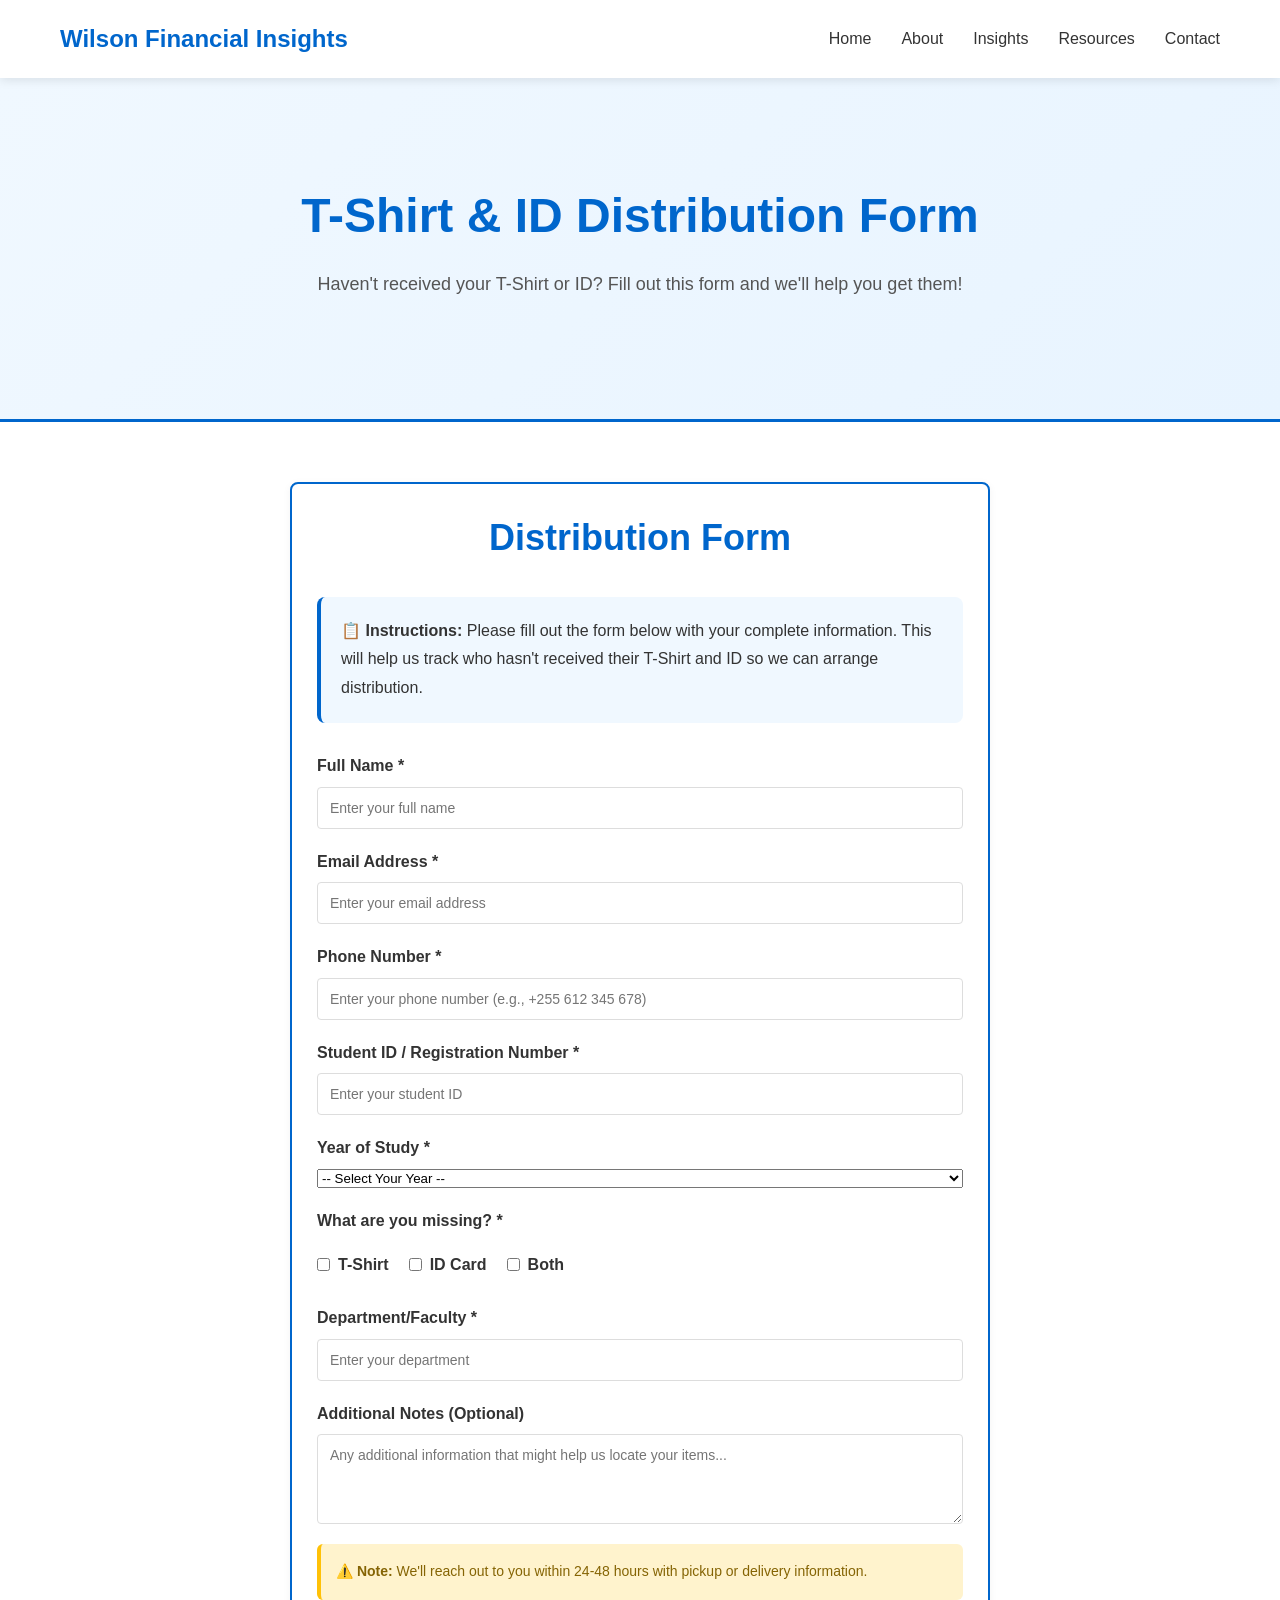
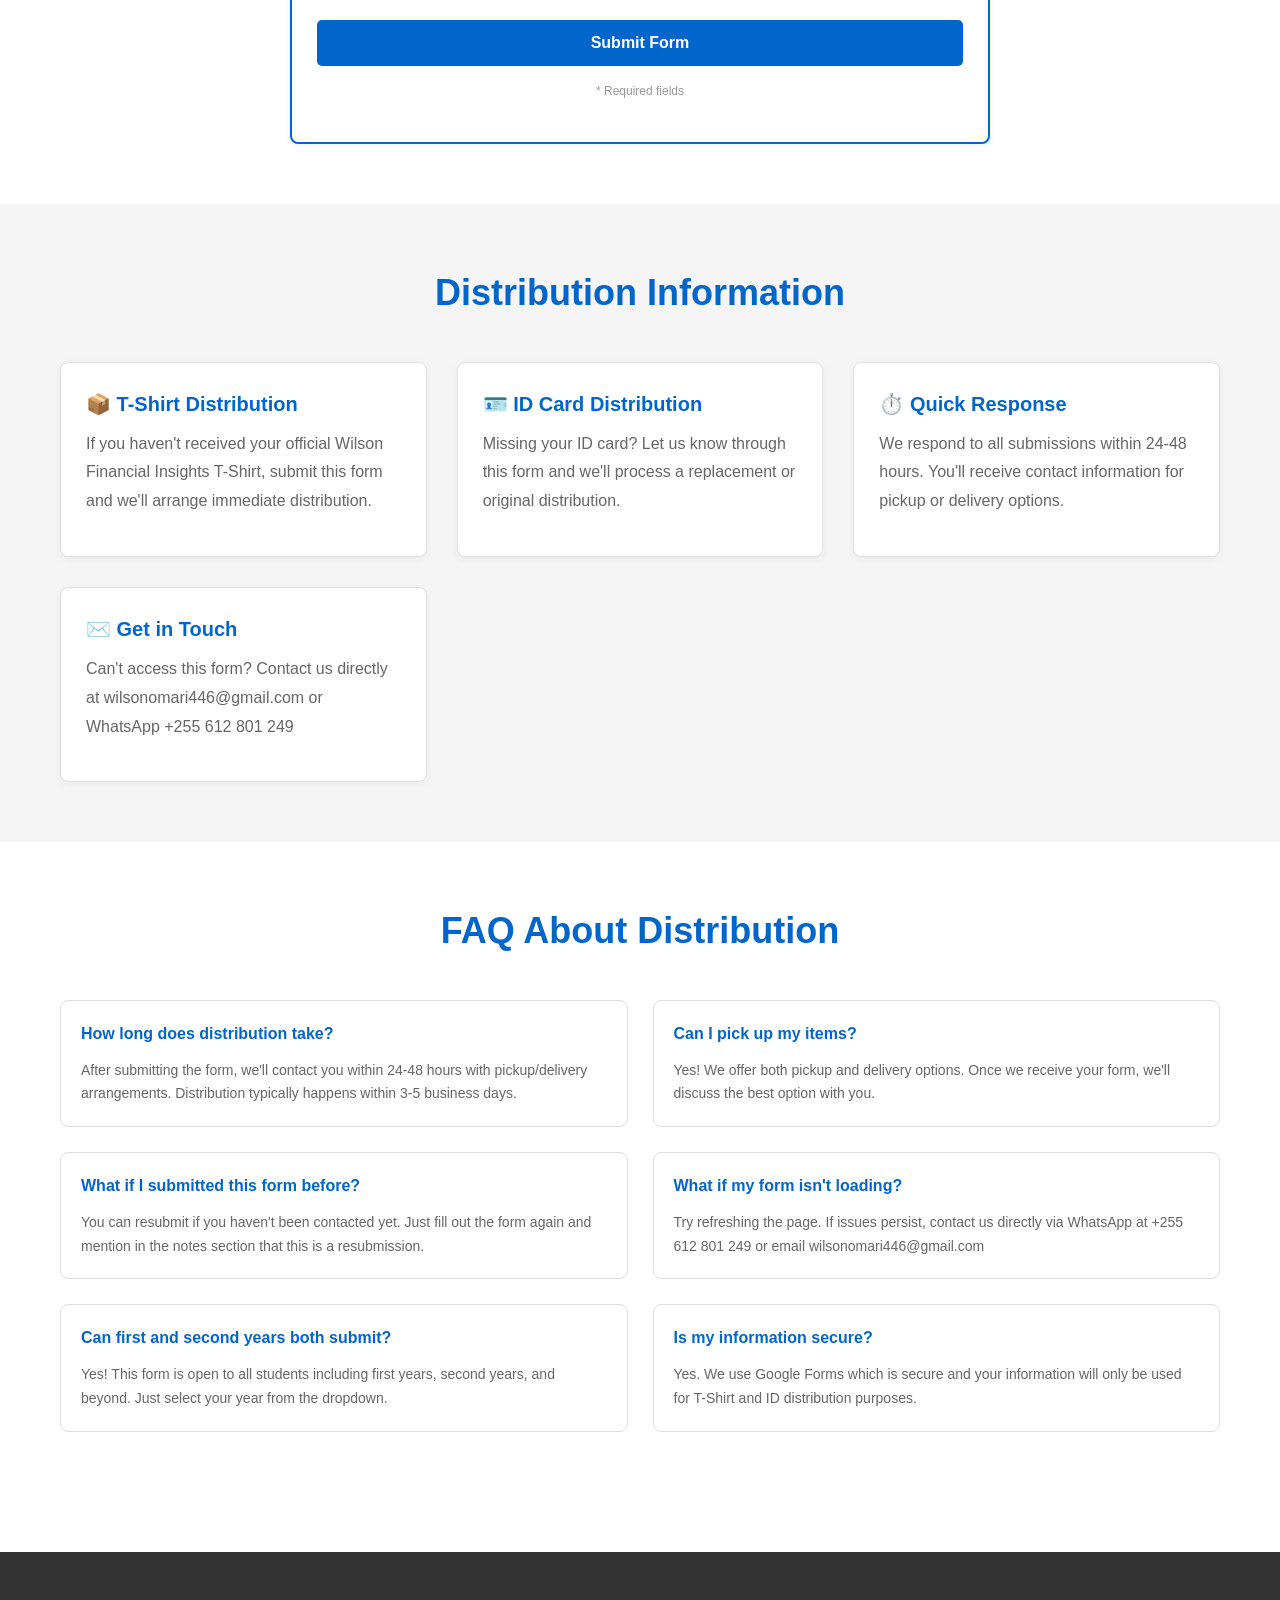
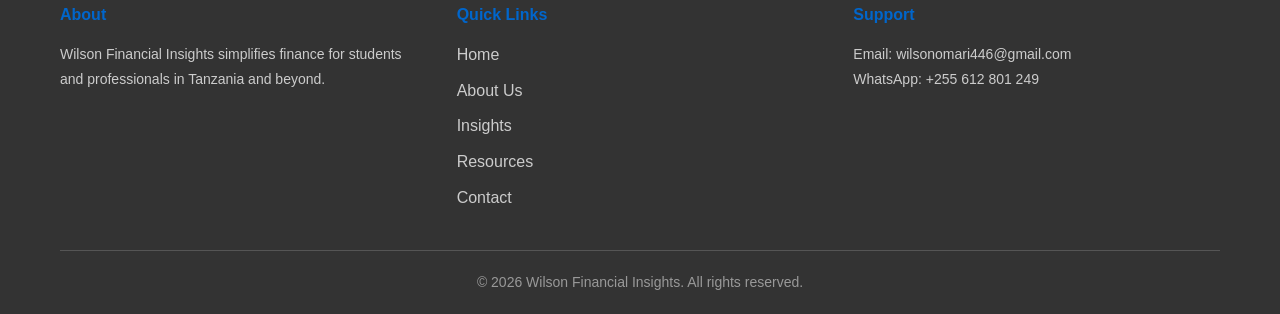
<file: tshirt-id-form.html>
<!DOCTYPE html>
<html lang="en">
<head>
  <meta charset="UTF-8">
  <meta name="viewport" content="width=device-width, initial-scale=1.0">
  <title>T-Shirt & ID Form - Wilson Financial Insights</title>
  <link rel="stylesheet" href="styles.css">
</head>

<body>

<header>
  <div class="container">
    <div class="logo">Wilson Financial Insights</div>
    <nav>
      <a href="index.html">Home</a>
      <a href="about.html">About</a>
      <a href="insights.html">Insights</a>
      <a href="resources.html">Resources</a>
      <a href="contact.html">Contact</a>
    </nav>
  </div>
</header>

<section class="hero">
  <div class="container">
    <h1>T-Shirt & ID Distribution Form</h1>
    <p>Haven't received your T-Shirt or ID? Fill out this form and we'll help you get them!</p>
  </div>
</section>

<section class="section">
  <div class="container">
    <div style="max-width: 700px; margin: 0 auto;">
      <div class="card" style="border: 2px solid #0066cc;">
        <h2 style="color: #0066cc; text-align: center; margin-bottom: 30px;">Distribution Form</h2>
        
        <div style="background-color: #f0f8ff; padding: 20px; border-radius: 8px; margin-bottom: 30px; border-left: 4px solid #0066cc;">
          <p style="margin: 0; color: #333;">
            <strong>📋 Instructions:</strong> Please fill out the form below with your complete information. 
            This will help us track who hasn't received their T-Shirt and ID so we can arrange distribution.
          </p>
        </div>

        <form action="https://docs.google.com/forms/d/e/YOUR_FORM_ID/formResponse" method="POST" style="display: none;" id="gform">
          <!-- Name -->
          <input type="text" name="entry.123456789" placeholder="Full Name" required>
          
          <!-- Email -->
          <input type="email" name="entry.987654321" placeholder="Email Address" required>
          
          <!-- Phone -->
          <input type="tel" name="entry.555555555" placeholder="Phone Number" required>
          
          <!-- Year of Study (Multiple Choice) -->
          <input type="hidden" name="entry.999999999" value="">
          
          <button type="submit" style="display: none;"></button>
        </form>

        <iframe name="hidden_iframe" id="hidden_iframe" style="display:none;"></iframe>

        <!-- User-Friendly Form -->
        <form onsubmit="submitForm(event)">
          <div class="form-group">
            <label for="fullname">Full Name *</label>
            <input type="text" id="fullname" name="fullname" required placeholder="Enter your full name">
          </div>

          <div class="form-group">
            <label for="email">Email Address *</label>
            <input type="email" id="email" name="email" required placeholder="Enter your email address">
          </div>

          <div class="form-group">
            <label for="phone">Phone Number *</label>
            <input type="tel" id="phone" name="phone" required placeholder="Enter your phone number (e.g., +255 612 345 678)">
          </div>

          <div class="form-group">
            <label for="studentid">Student ID / Registration Number *</label>
            <input type="text" id="studentid" name="studentid" required placeholder="Enter your student ID">
          </div>

          <div class="form-group">
            <label for="year">Year of Study *</label>
            <select id="year" name="year" required>
              <option value="">-- Select Your Year --</option>
              <option value="First Year">First Year</option>
              <option value="Second Year">Second Year</option>
              <option value="Third Year">Third Year</option>
              <option value="Fourth Year">Fourth Year</option>
              <option value="Other">Other</option>
            </select>
          </div>

          <div class="form-group">
            <label for="missing">What are you missing? *</label>
            <div style="display: flex; gap: 20px; margin-top: 10px;">
              <label style="display: flex; align-items: center; cursor: pointer;">
                <input type="checkbox" name="missing" value="T-Shirt" required style="margin-right: 8px;">
                T-Shirt
              </label>
              <label style="display: flex; align-items: center; cursor: pointer;">
                <input type="checkbox" name="missing" value="ID" style="margin-right: 8px;">
                ID Card
              </label>
              <label style="display: flex; align-items: center; cursor: pointer;">
                <input type="checkbox" name="missing" value="Both" style="margin-right: 8px;">
                Both
              </label>
            </div>
          </div>

          <div class="form-group">
            <label for="department">Department/Faculty *</label>
            <input type="text" id="department" name="department" required placeholder="Enter your department">
          </div>

          <div class="form-group">
            <label for="notes">Additional Notes (Optional)</label>
            <textarea id="notes" name="notes" rows="4" placeholder="Any additional information that might help us locate your items..."></textarea>
          </div>

          <div style="background-color: #fff3cd; padding: 15px; border-radius: 6px; margin-bottom: 20px; border-left: 4px solid #ffc107;">
            <p style="margin: 0; font-size: 14px; color: #856404;">
              <strong>⚠️ Note:</strong> We'll reach out to you within 24-48 hours with pickup or delivery information.
            </p>
          </div>

          <button type="submit" class="button" style="width: 100%; font-size: 16px; padding: 14px;">
            Submit Form
          </button>

          <p style="text-align: center; font-size: 12px; color: #999; margin-top: 15px;">
            * Required fields
          </p>
        </form>

        <div id="successMessage" style="display: none; background-color: #d4edda; color: #155724; padding: 15px; border-radius: 6px; margin-top: 20px; border-left: 4px solid #28a745; text-align: center;">
          <h3 style="margin-top: 0;">✅ Form Submitted Successfully!</h3>
          <p>Thank you for your submission. We'll contact you shortly regarding your T-Shirt and ID distribution.</p>
        </div>
      </div>
    </div>
  </div>
</section>

<section class="section highlight">
  <div class="container">
    <h2>Distribution Information</h2>
    <div class="cards-grid">
      <div class="card">
        <h3>📦 T-Shirt Distribution</h3>
        <p>If you haven't received your official Wilson Financial Insights T-Shirt, submit this form and we'll arrange immediate distribution.</p>
      </div>
      <div class="card">
        <h3>🪪 ID Card Distribution</h3>
        <p>Missing your ID card? Let us know through this form and we'll process a replacement or original distribution.</p>
      </div>
      <div class="card">
        <h3>⏱️ Quick Response</h3>
        <p>We respond to all submissions within 24-48 hours. You'll receive contact information for pickup or delivery options.</p>
      </div>
      <div class="card">
        <h3>✉️ Get in Touch</h3>
        <p>Can't access this form? Contact us directly at wilsonomari446@gmail.com or WhatsApp +255 612 801 249</p>
      </div>
    </div>
  </div>
</section>

<section class="section">
  <div class="container">
    <h2>FAQ About Distribution</h2>
    <div class="faq">
      <div class="faq-item">
        <h4>How long does distribution take?</h4>
        <p>After submitting the form, we'll contact you within 24-48 hours with pickup/delivery arrangements. Distribution typically happens within 3-5 business days.</p>
      </div>

      <div class="faq-item">
        <h4>Can I pick up my items?</h4>
        <p>Yes! We offer both pickup and delivery options. Once we receive your form, we'll discuss the best option with you.</p>
      </div>

      <div class="faq-item">
        <h4>What if I submitted this form before?</h4>
        <p>You can resubmit if you haven't been contacted yet. Just fill out the form again and mention in the notes section that this is a resubmission.</p>
      </div>

      <div class="faq-item">
        <h4>What if my form isn't loading?</h4>
        <p>Try refreshing the page. If issues persist, contact us directly via WhatsApp at +255 612 801 249 or email wilsonomari446@gmail.com</p>
      </div>

      <div class="faq-item">
        <h4>Can first and second years both submit?</h4>
        <p>Yes! This form is open to all students including first years, second years, and beyond. Just select your year from the dropdown.</p>
      </div>

      <div class="faq-item">
        <h4>Is my information secure?</h4>
        <p>Yes. We use Google Forms which is secure and your information will only be used for T-Shirt and ID distribution purposes.</p>
      </div>
    </div>
  </div>
</section>

<footer>
  <div class="container">
    <div class="footer-content">
      <div class="footer-section">
        <h4>About</h4>
        <p>Wilson Financial Insights simplifies finance for students and professionals in Tanzania and beyond.</p>
      </div>
      <div class="footer-section">
        <h4>Quick Links</h4>
        <ul>
          <li><a href="index.html">Home</a></li>
          <li><a href="about.html">About Us</a></li>
          <li><a href="insights.html">Insights</a></li>
          <li><a href="resources.html">Resources</a></li>
          <li><a href="contact.html">Contact</a></li>
        </ul>
      </div>
      <div class="footer-section">
        <h4>Support</h4>
        <p>Email: <a href="mailto:wilsonomari446@gmail.com">wilsonomari446@gmail.com</a></p>
        <p>WhatsApp: <a href="https://wa.me/255612801249" target="_blank">+255 612 801 249</a></p>
      </div>
    </div>
    <div class="footer-bottom">
      <p>© 2026 Wilson Financial Insights. All rights reserved.</p>
    </div>
  </div>
</footer>

<script>
function submitForm(event) {
  event.preventDefault();
  
  // Get form values
  const fullname = document.getElementById('fullname').value;
  const email = document.getElementById('email').value;
  const phone = document.getElementById('phone').value;
  const studentid = document.getElementById('studentid').value;
  const year = document.getElementById('year').value;
  const department = document.getElementById('department').value;
  const notes = document.getElementById('notes').value;
  
  // Get checkbox values
  const missingItems = [];
  const checkboxes = document.querySelectorAll('input[name="missing"]:checked');
  checkboxes.forEach(checkbox => {
    missingItems.push(checkbox.value);
  });
  
  if (missingItems.length === 0) {
    alert('Please select at least one item you\'re missing (T-Shirt or ID)');
    return;
  }
  
  // Validate phone
  if (phone.length < 10) {
    alert('Please enter a valid phone number');
    return;
  }
  
  // Log the data (for demonstration)
  console.log({
    fullname: fullname,
    email: email,
    phone: phone,
    studentid: studentid,
    year: year,
    missing: missingItems.join(', '),
    department: department,
    notes: notes,
    timestamp: new Date().toLocaleString()
  });
  
  // Show success message
  document.querySelector('form').style.display = 'none';
  document.getElementById('successMessage').style.display = 'block';
  
  // In production, you would send this data to a server or Google Forms
  // For now, we're just showing the success message
  
  // Optional: Reset form after 5 seconds
  setTimeout(() => {
    location.reload();
  }, 5000);
}

// Alternative: Send to Google Forms directly (uncomment and update with actual form ID)
function submitToGoogleForms(event) {
  event.preventDefault();
  
  const form = document.getElementById('gform');
  const fullname = document.getElementById('fullname').value;
  const email = document.getElementById('email').value;
  const phone = document.getElementById('phone').value;
  const year = document.getElementById('year').value;
  const missing = document.querySelectorAll('input[name="missing"]:checked');
  
  // Set form values
  form.querySelector('input[name="entry.123456789"]').value = fullname;
  form.querySelector('input[name="entry.987654321"]').value = email;
  form.querySelector('input[name="entry.555555555"]').value = phone;
  
  let missingText = '';
  missing.forEach(item => {
    missingText += item.value + ', ';
  });
  
  form.querySelector('input[name="entry.999999999"]').value = year + ' - Missing: ' + missingText;
  
  // Submit
  form.submit();
  
  // Show success
  setTimeout(() => {
    document.querySelector('form').style.display = 'none';
    document.getElementById('successMessage').style.display = 'block';
  }, 1000);
}
</script>

</body>
</html>
</file>
<file: styles.css>
/* Global Styles */
* {
  margin: 0;
  padding: 0;
  box-sizing: border-box;
}

body {
  font-family: 'Segoe UI', Tahoma, Geneva, Verdana, sans-serif;
  background-color: #ffffff;
  color: #333333;
  line-height: 1.6;
}

.container {
  max-width: 1200px;
  margin: 0 auto;
  padding: 0 20px;
}

/* Header & Navigation */
header {
  background-color: #ffffff;
  box-shadow: 0 2px 10px rgba(0, 0, 0, 0.1);
  position: sticky;
  top: 0;
  z-index: 1000;
}

header .container {
  display: flex;
  justify-content: space-between;
  align-items: center;
  padding: 20px;
}

.logo {
  font-size: 24px;
  font-weight: bold;
  color: #0066cc;
}

nav {
  display: flex;
  gap: 30px;
}

nav a {
  color: #333333;
  text-decoration: none;
  font-weight: 500;
  transition: color 0.3s ease;
}

nav a:hover {
  color: #0066cc;
}

/* Hero Section */
.hero {
  background: linear-gradient(135deg, #f0f8ff, #e8f4ff);
  padding: 100px 20px;
  text-align: center;
  border-bottom: 3px solid #0066cc;
}

.hero h1 {
  font-size: 48px;
  color: #0066cc;
  margin-bottom: 15px;
}

.hero p {
  font-size: 18px;
  color: #555555;
  margin-bottom: 20px;
}

/* Buttons */
.cta-button,
.button {
  display: inline-block;
  background-color: #0066cc;
  color: white;
  padding: 12px 30px;
  border-radius: 5px;
  text-decoration: none;
  font-weight: 600;
  transition: background-color 0.3s ease, transform 0.2s ease;
  border: none;
  cursor: pointer;
  font-size: 16px;
}

.cta-button:hover,
.button:hover {
  background-color: #0052a3;
  transform: translateY(-2px);
}

/* Sections */
.section {
  padding: 60px 20px;
}

.section h2 {
  font-size: 36px;
  color: #0066cc;
  margin-bottom: 40px;
  text-align: center;
}

.section.highlight {
  background-color: #f5f5f5;
}

/* Cards Grid */
.cards-grid {
  display: grid;
  grid-template-columns: repeat(auto-fit, minmax(280px, 1fr));
  gap: 30px;
}

.card {
  background-color: white;
  border: 1px solid #e0e0e0;
  border-radius: 8px;
  padding: 25px;
  transition: transform 0.3s ease, box-shadow 0.3s ease;
  box-shadow: 0 2px 8px rgba(0, 0, 0, 0.05);
}

.card:hover {
  transform: translateY(-5px);
  box-shadow: 0 8px 20px rgba(0, 0, 0, 0.1);
}

.card h3,
.card h4 {
  color: #0066cc;
  margin-bottom: 10px;
  font-size: 20px;
}

.card p {
  color: #666666;
  line-height: 1.8;
  margin-bottom: 15px;
}

.card-icon {
  font-size: 40px;
  margin-bottom: 15px;
}

/* Features Grid */
.features-grid {
  display: grid;
  grid-template-columns: repeat(auto-fit, minmax(250px, 1fr));
  gap: 25px;
}

.feature {
  background-color: white;
  padding: 20px;
  border-left: 4px solid #0066cc;
  border-radius: 4px;
}

.feature h4 {
  color: #0066cc;
  margin-bottom: 10px;
}

.feature p {
  color: #666666;
}

/* Tables */
table {
  width: 100%;
  border-collapse: collapse;
  background-color: white;
  margin-top: 20px;
}

table th {
  background-color: #0066cc;
  color: white;
  padding: 15px;
  text-align: left;
  font-weight: 600;
}

table td {
  padding: 12px 15px;
  border-bottom: 1px solid #e0e0e0;
  color: #333333;
}

table tr:hover {
  background-color: #f9f9f9;
}

table tr:nth-child(even) {
  background-color: #fafafa;
}

/* Article List */
.article-list {
  display: flex;
  flex-direction: column;
  gap: 20px;
}

.article-item {
  background-color: white;
  border-left: 4px solid #0066cc;
  padding: 20px;
  border-radius: 4px;
  transition: transform 0.2s ease;
}

.article-item:hover {
  transform: translateX(5px);
}

.article-item h4 {
  color: #0066cc;
  margin-bottom: 10px;
  font-size: 18px;
}

.article-item p {
  color: #666666;
  margin-bottom: 10px;
}

.article-item .date {
  font-size: 12px;
  color: #999999;
  font-style: italic;
}

/* Insight Card */
.insight-card {
  background: linear-gradient(135deg, #e8f4ff, #f0f8ff);
  border-left: 5px solid #0066cc;
  padding: 30px;
  border-radius: 8px;
  text-align: center;
}

.insight-card blockquote {
  font-size: 20px;
  color: #0066cc;
  font-weight: 600;
  margin-bottom: 10px;
  font-style: italic;
}

.insight-card .insight-author {
  color: #666666;
  font-size: 14px;
}

/* Contact Wrapper */
.contact-wrapper {
  display: grid;
  grid-template-columns: 1fr 1fr;
  gap: 40px;
}

.contact-form h2,
.contact-info h2 {
  color: #0066cc;
  margin-bottom: 25px;
}

.form-group {
  margin-bottom: 20px;
  display: flex;
  flex-direction: column;
}

.form-group label {
  color: #333333;
  font-weight: 600;
  margin-bottom: 8px;
}

.form-group input,
.form-group textarea {
  padding: 12px;
  border: 1px solid #ddd;
  border-radius: 4px;
  font-family: inherit;
  font-size: 14px;
  transition: border-color 0.3s ease;
}

.form-group input:focus,
.form-group textarea:focus {
  outline: none;
  border-color: #0066cc;
}

.info-card {
  background-color: #f5f5f5;
  padding: 20px;
  border-radius: 8px;
  margin-bottom: 20px;
  border-left: 4px solid #0066cc;
}

.info-card h3 {
  color: #0066cc;
  margin-bottom: 8px;
}

.info-card p {
  color: #666666;
  margin-bottom: 5px;
}

.info-card .small {
  font-size: 12px;
  color: #999999;
}

.social-links {
  display: flex;
  gap: 15px;
  margin-top: 10px;
}

.social-links a {
  color: #0066cc;
  text-decoration: none;
  font-weight: 600;
  transition: color 0.3s ease;
}

.social-links a:hover {
  color: #0052a3;
}

/* FAQ Section */
.faq {
  display: grid;
  grid-template-columns: 1fr 1fr;
  gap: 25px;
}

.faq-item {
  background-color: white;
  padding: 20px;
  border-radius: 8px;
  border: 1px solid #e0e0e0;
}

.faq-item h4 {
  color: #0066cc;
  margin-bottom: 12px;
  font-size: 16px;
}

.faq-item p {
  color: #666666;
  font-size: 14px;
  line-height: 1.7;
}

/* Glossary */
.glossary {
  display: grid;
  grid-template-columns: 1fr;
  gap: 20px;
}

.glossary-item {
  background-color: white;
  padding: 18px;
  border-radius: 6px;
  border-left: 4px solid #0066cc;
  line-height: 1.8;
}

.glossary-item strong {
  color: #0066cc;
}

/* Footer */
footer {
  background-color: #333333;
  color: white;
  padding: 50px 20px 20px;
  margin-top: 60px;
}

.footer-content {
  display: grid;
  grid-template-columns: repeat(auto-fit, minmax(250px, 1fr));
  gap: 30px;
  margin-bottom: 30px;
}

.footer-section h4 {
  color: #0066cc;
  margin-bottom: 15px;
  font-size: 16px;
}

.footer-section p {
  color: #cccccc;
  line-height: 1.8;
  font-size: 14px;
}

.footer-section ul {
  list-style: none;
}

.footer-section ul li {
  margin-bottom: 10px;
}

.footer-section a {
  color: #cccccc;
  text-decoration: none;
  transition: color 0.3s ease;
}

.footer-section a:hover {
  color: #0066cc;
}

.footer-bottom {
  text-align: center;
  padding-top: 20px;
  border-top: 1px solid #555555;
  color: #999999;
  font-size: 14px;
}

/* Responsive Design */
@media (max-width: 768px) {
  header .container {
    flex-direction: column;
    gap: 15px;
  }

  nav {
    flex-wrap: wrap;
    gap: 15px;
    justify-content: center;
  }

  .hero h1 {
    font-size: 32px;
  }

  .hero p {
    font-size: 16px;
  }

  .section h2 {
    font-size: 28px;
  }

  .cards-grid {
    grid-template-columns: 1fr;
  }

  .contact-wrapper {
    grid-template-columns: 1fr;
  }

  .faq {
    grid-template-columns: 1fr;
  }

  table {
    font-size: 12px;
  }

  table th,
  table td {
    padding: 10px;
  }
}

@media (max-width: 480px) {
  .logo {
    font-size: 18px;
  }

  nav {
    gap: 10px;
    flex-direction: column;
  }

  nav a {
    font-size: 14px;
  }

  .hero {
    padding: 60px 20px;
  }

  .hero h1 {
    font-size: 24px;
  }

  .hero p {
    font-size: 14px;
  }

  .section {
    padding: 40px 20px;
  }

  .section h2 {
    font-size: 22px;
  }

  .cta-button,
  .button {
    padding: 10px 20px;
    font-size: 14px;
  }

  table {
    font-size: 11px;
  }
}
</file>
